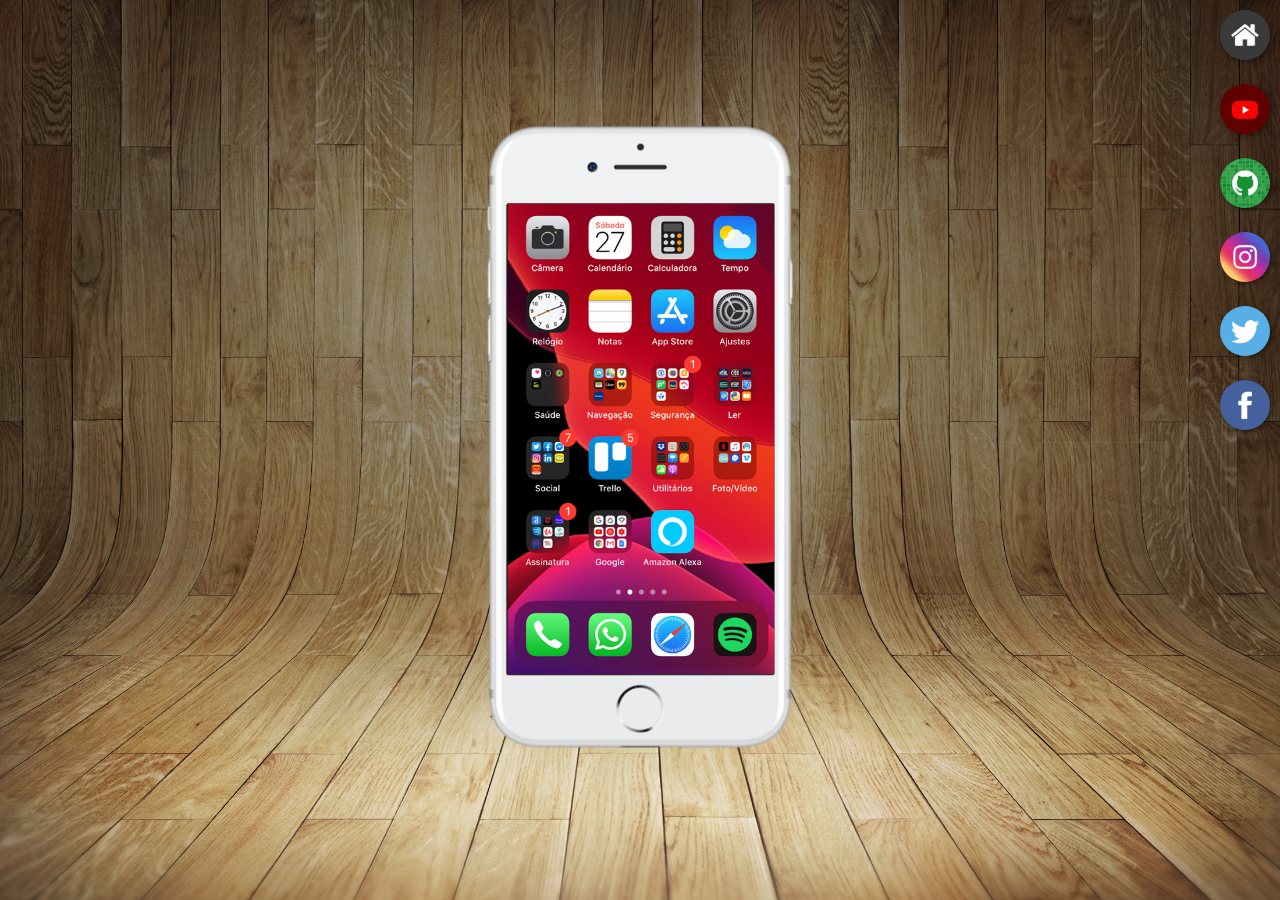
<file: index.html>
<!DOCTYPE html>
<html lang="pt-br">
<head>
    <meta charset="UTF-8">
    <meta http-equiv="X-UA-Compatible" content="IE=edge">
    <meta name="viewport" content="width=device-width, initial-scale=1.0">
    <link rel="shortcut icon" href="favicon.ico" type="image/x-icon">
    <link rel="stylesheet" href="estilo/style.css">
    <title>Projeto Redes Sociais</title>
</head>
<body>
    <main>
        <section id="telefone">
            <iframe src="home.html" frameborder="0" name="tela" id="tela"> 
                Seu navegador não é compatível com isso.
            </iframe>
        </section>
        <section id="redes-sociais">
            <a href="home.html" target="tela"><img src="imagens/logo-home.jpg" alt="Home"></a><br>
            <a href="youtube.html" target="tela"><img src="imagens/logo-youtube.jpg" alt="YouTube"></a><br>
            <a href="github.html" target="tela"><img src="imagens/logo-github.jpg" alt="GitHub"></a><br>
            <a href="instagram.html" target="tela"><img src="imagens/logo-instagram.jpg" alt="Instagram"></a><br>
            <a href="twitter.html" target="tela"><img src="imagens/logo-twitter.jpg" alt="Twitter"></a><br>
            <a href="facebook.html" target="tela"><img src="imagens/logo-facebook.jpg" alt="Facebook"></a>

        </section>
    </main>
</body>
</html>
</file>
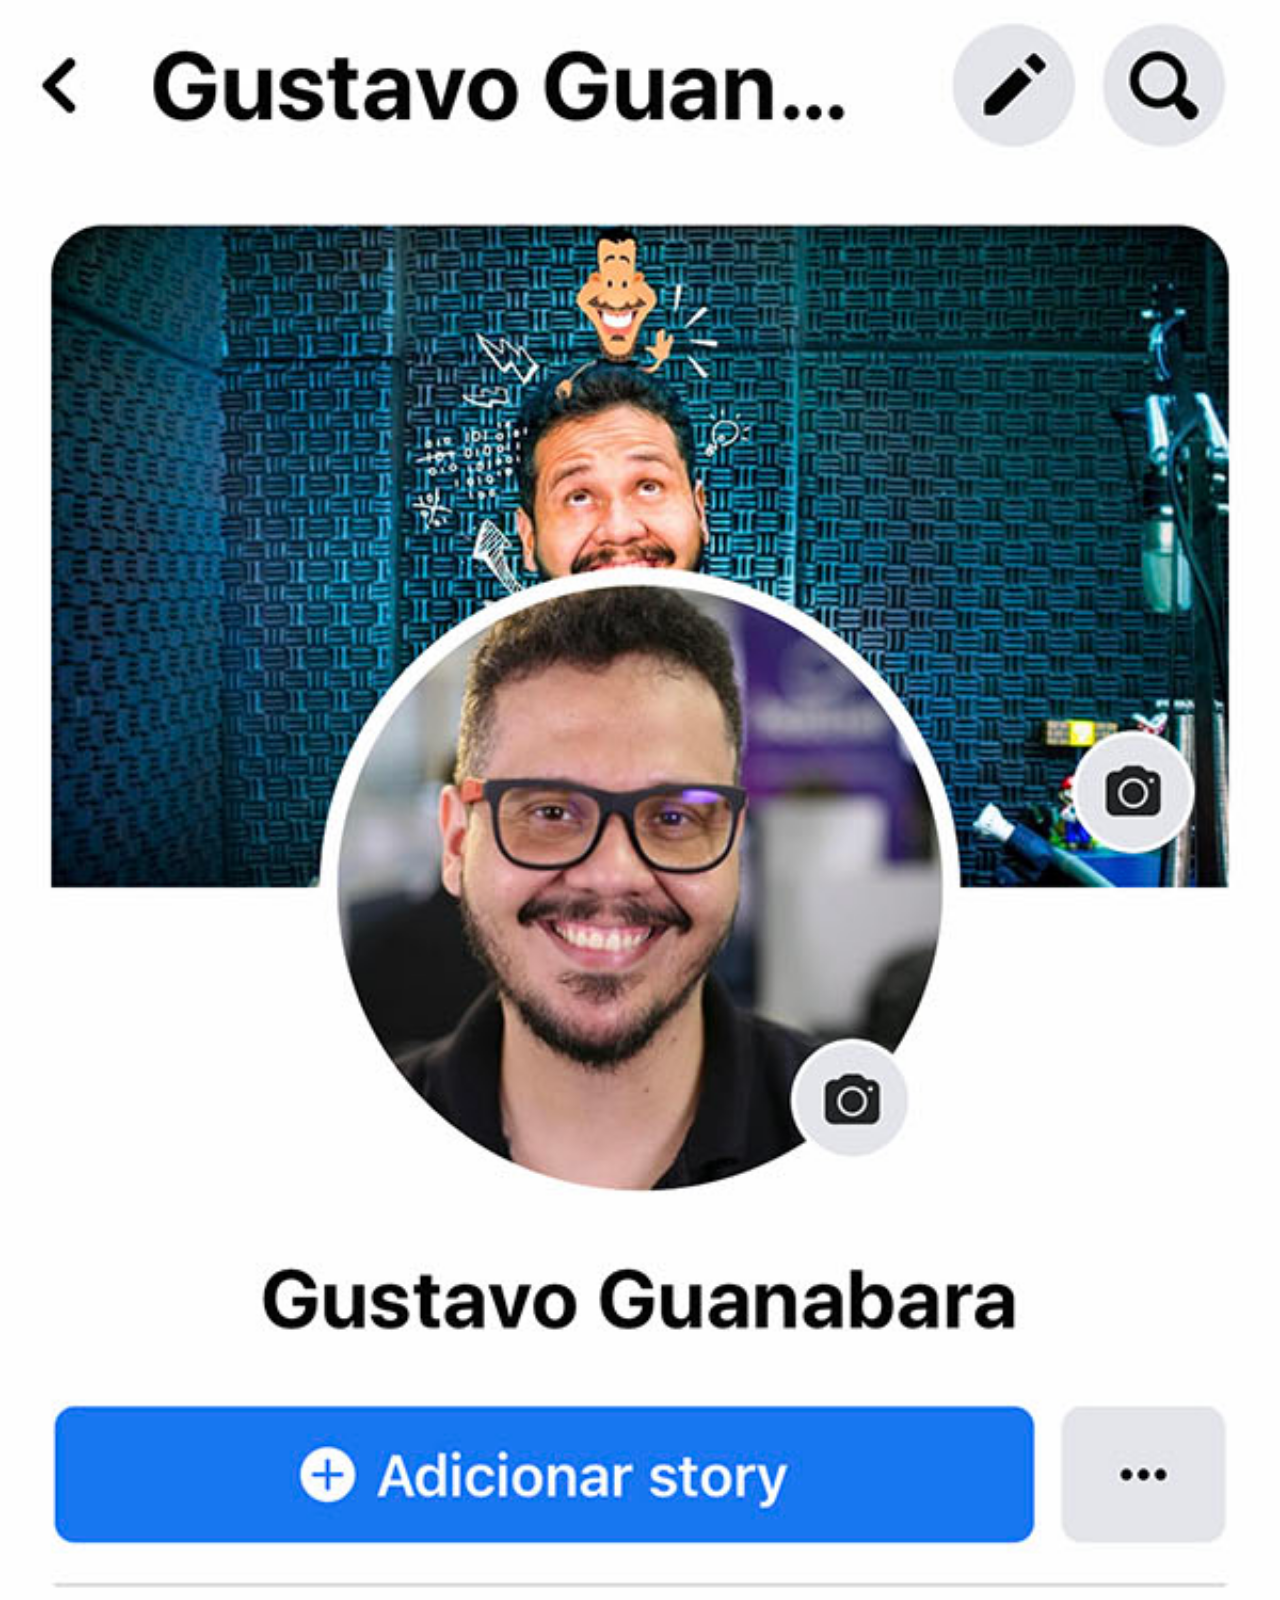
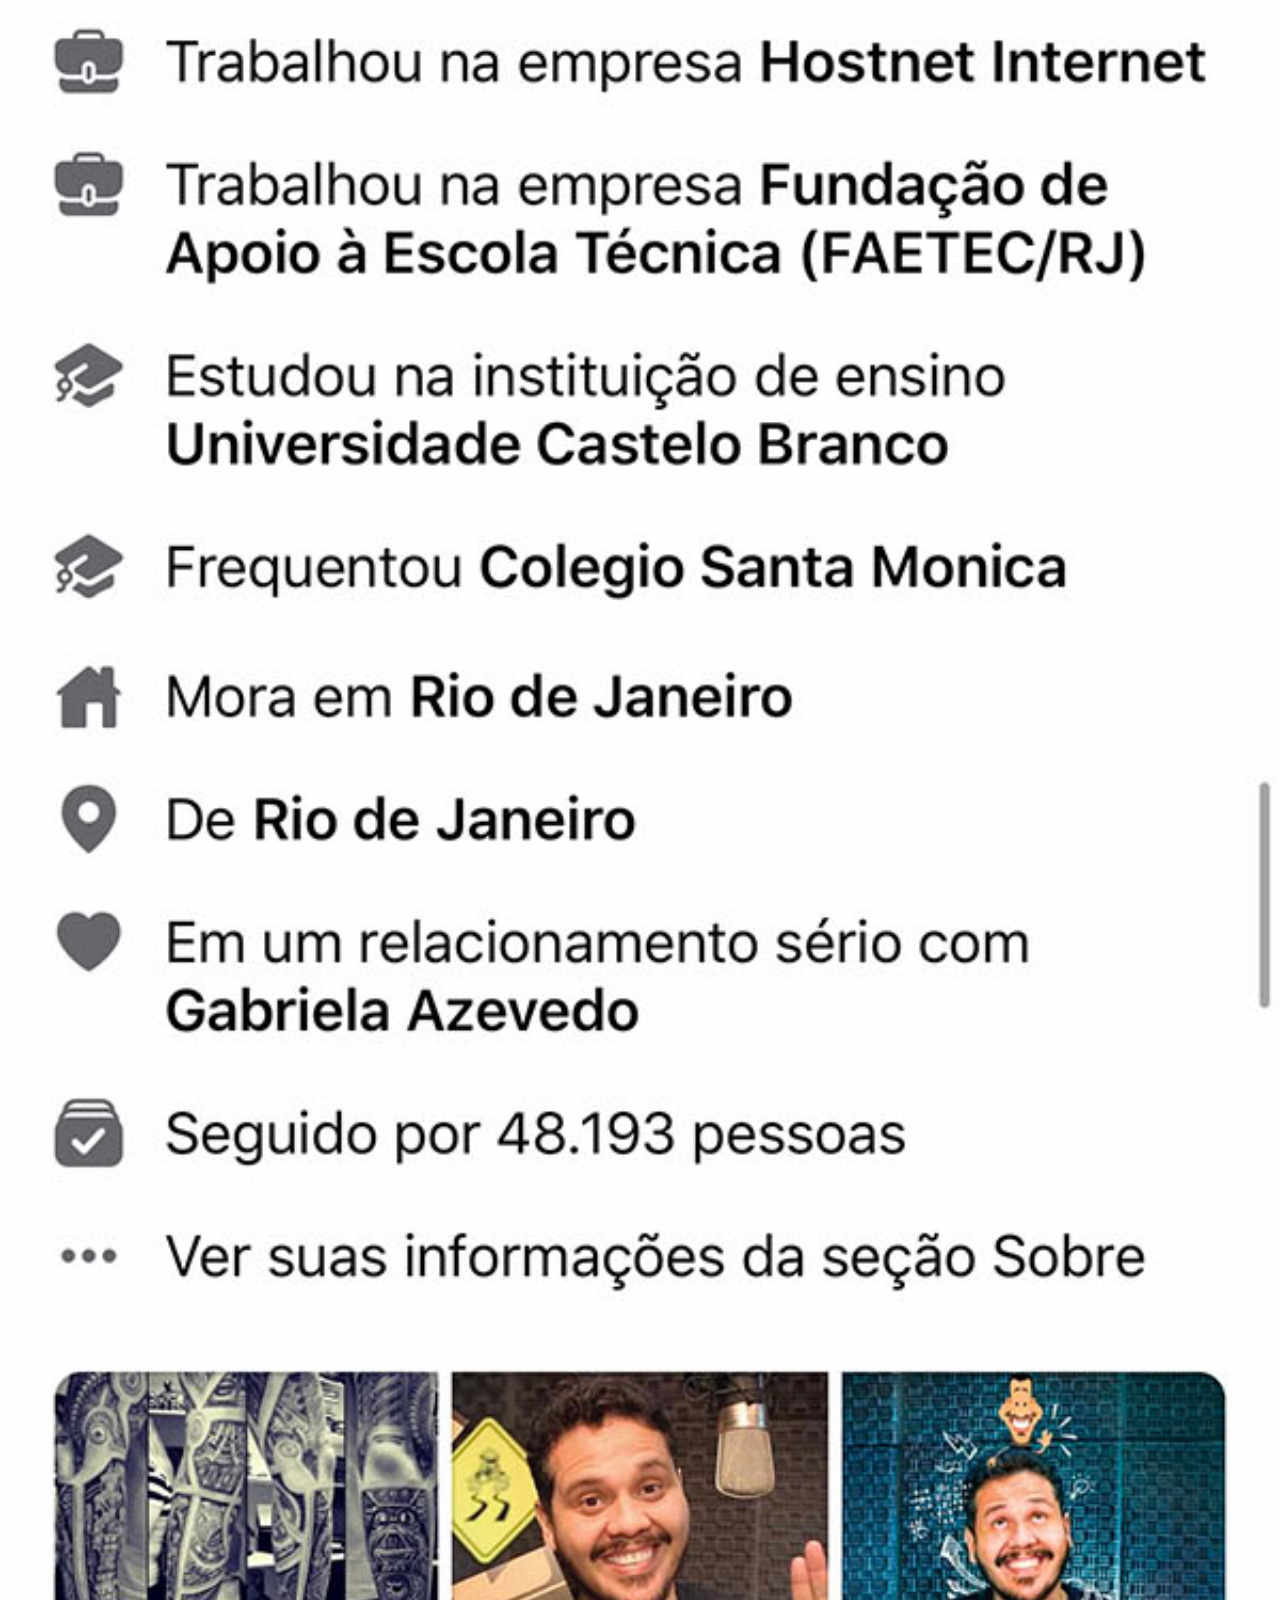
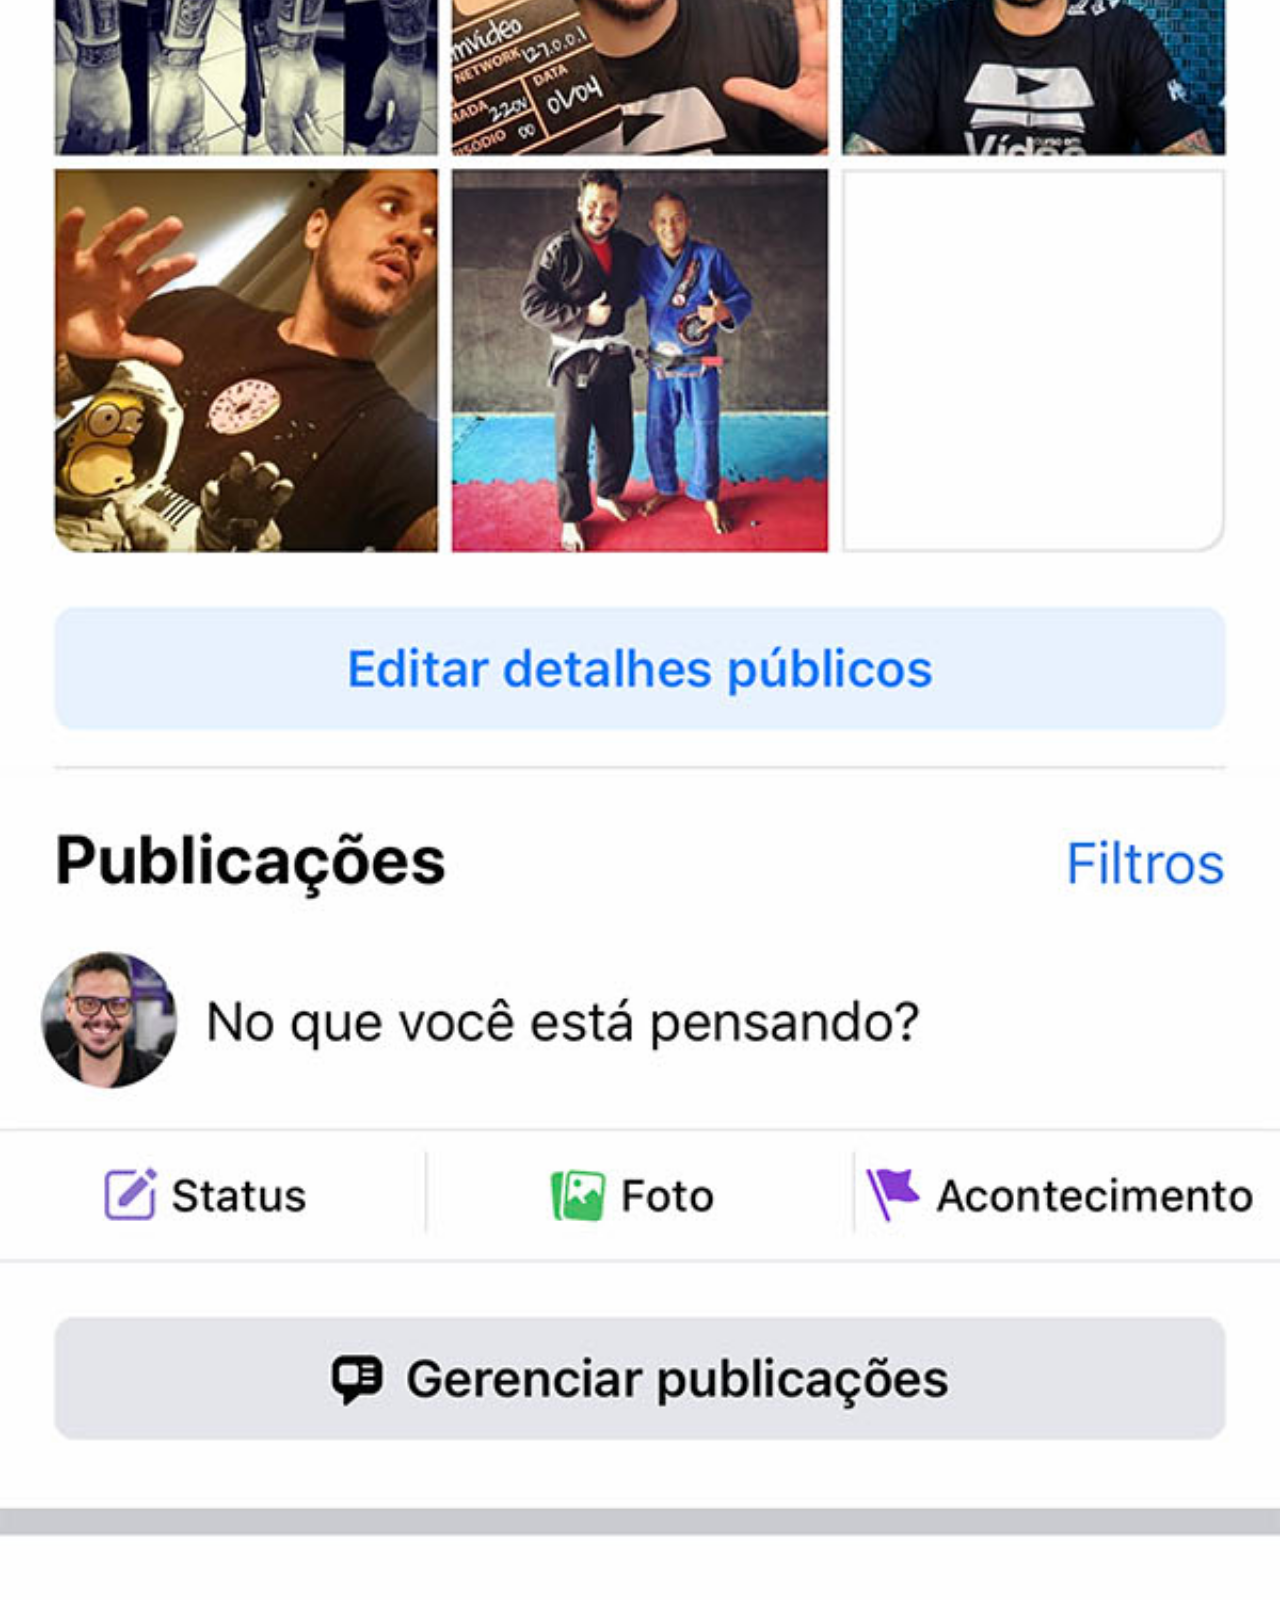
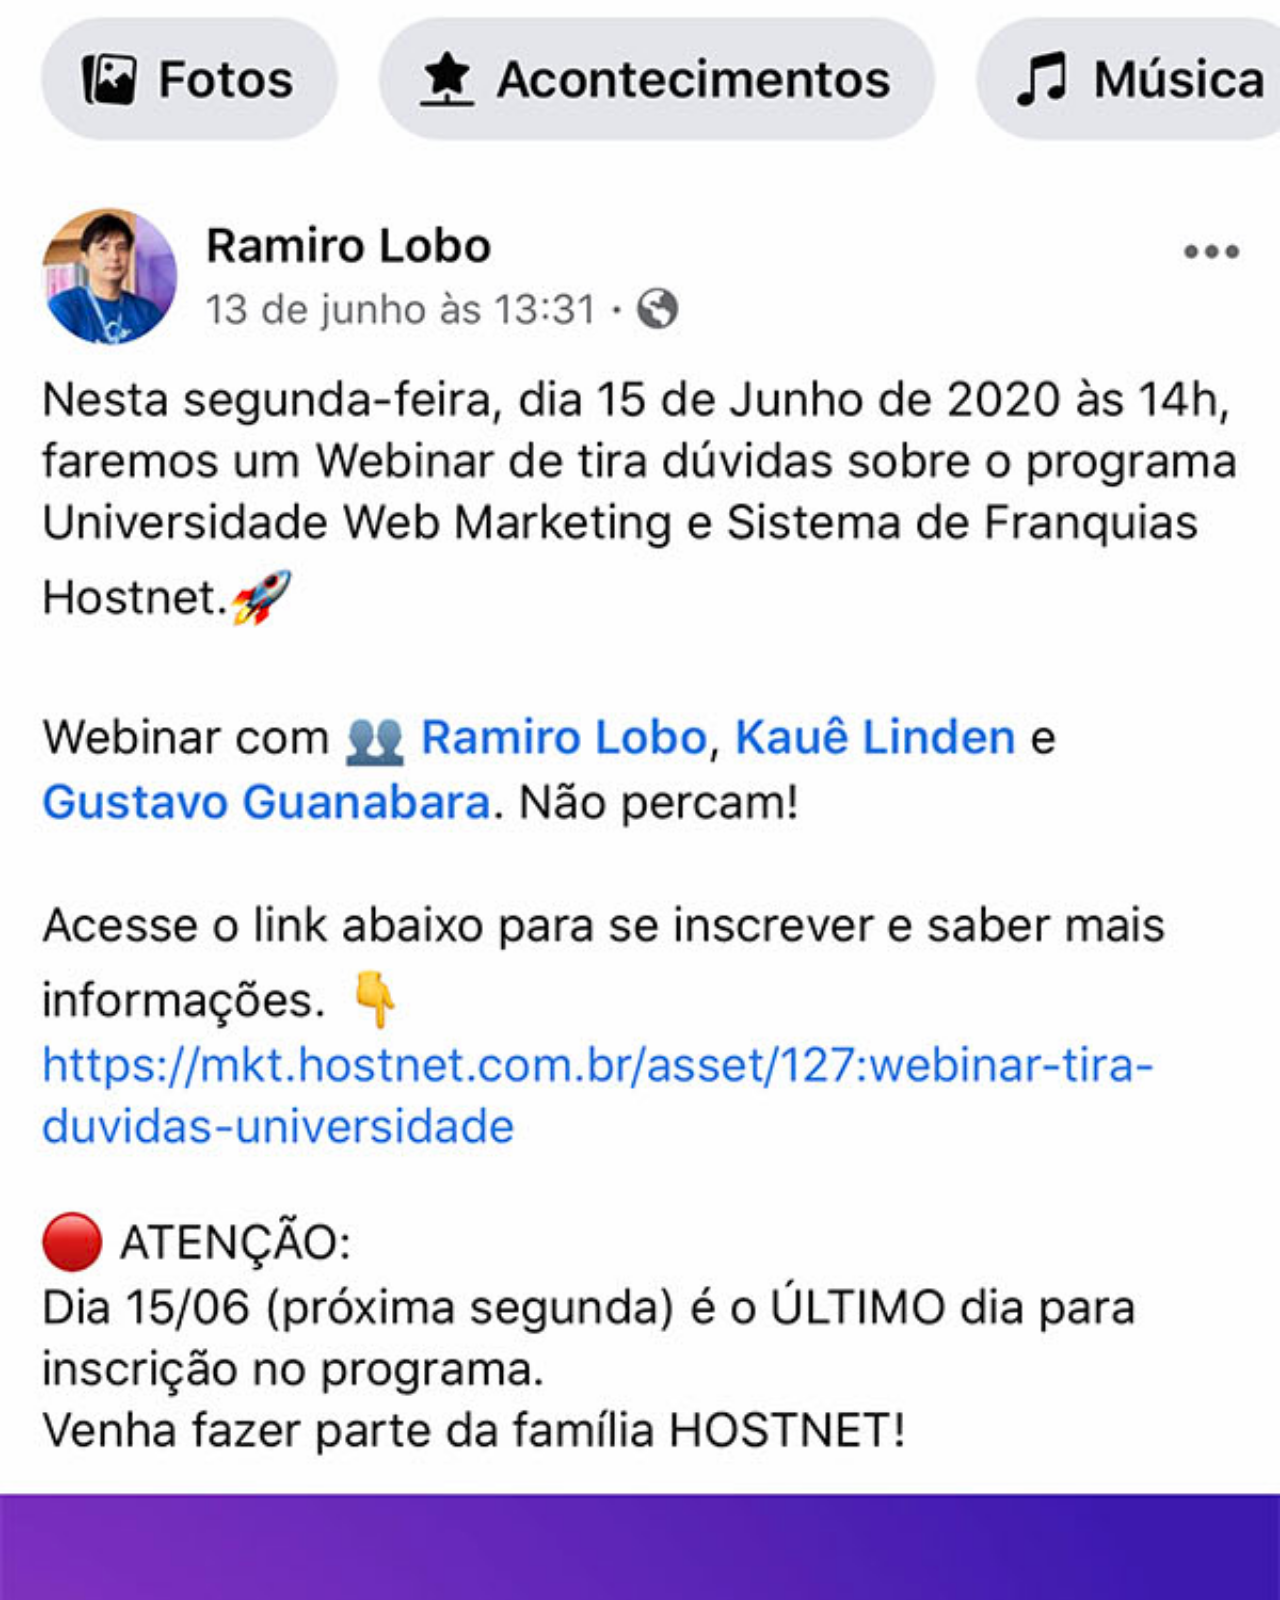
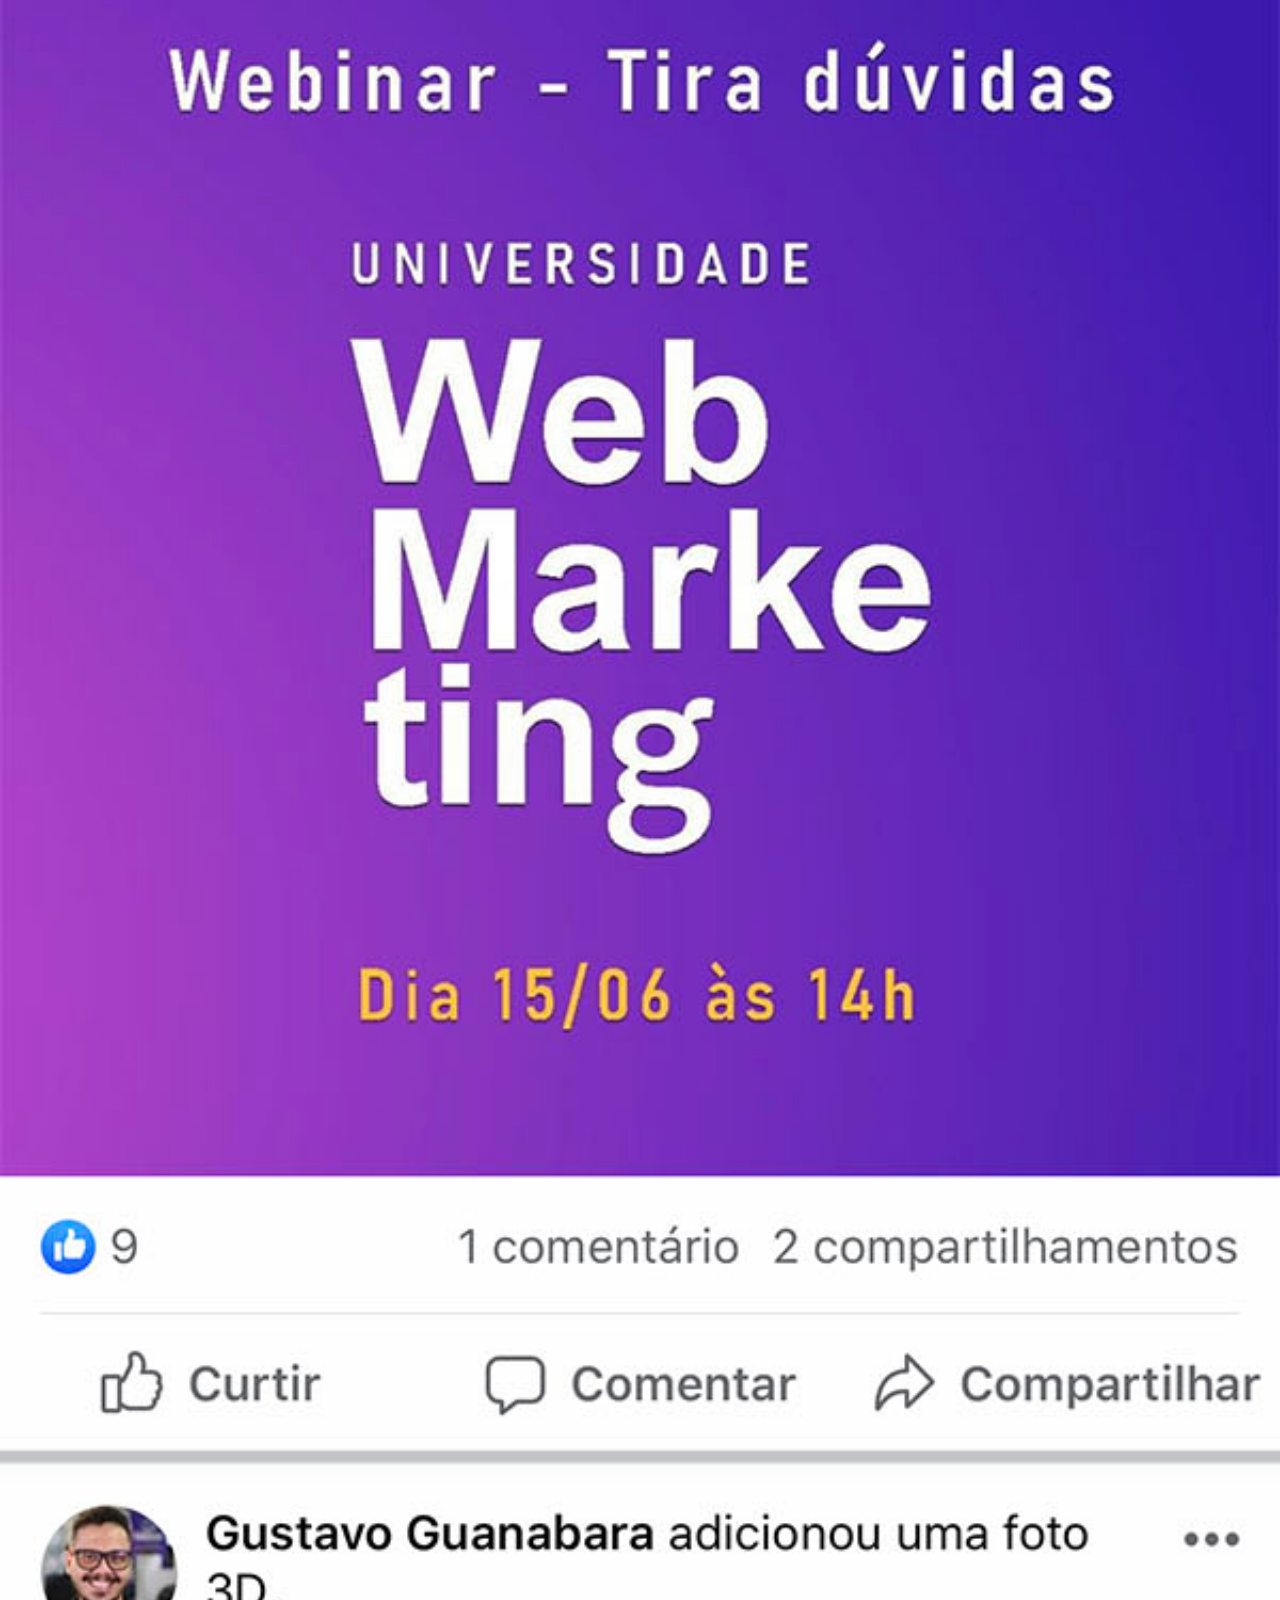
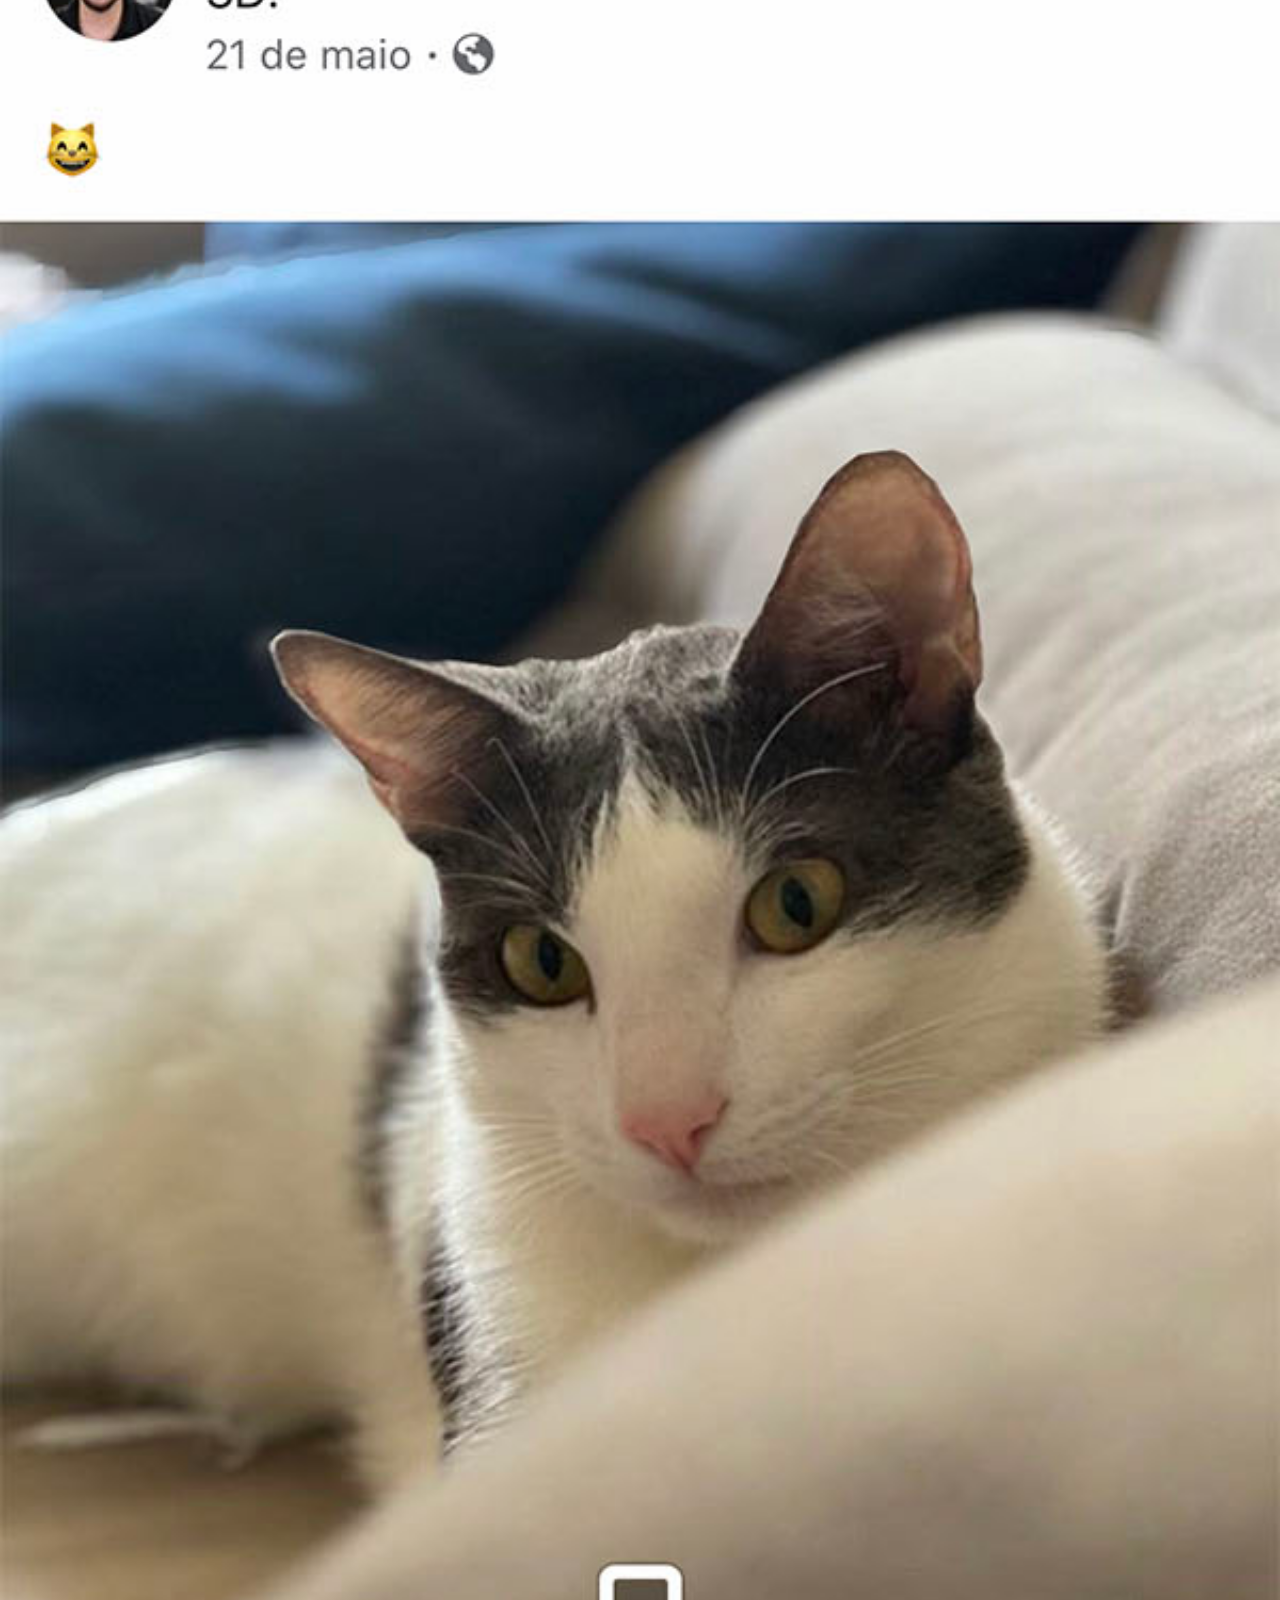
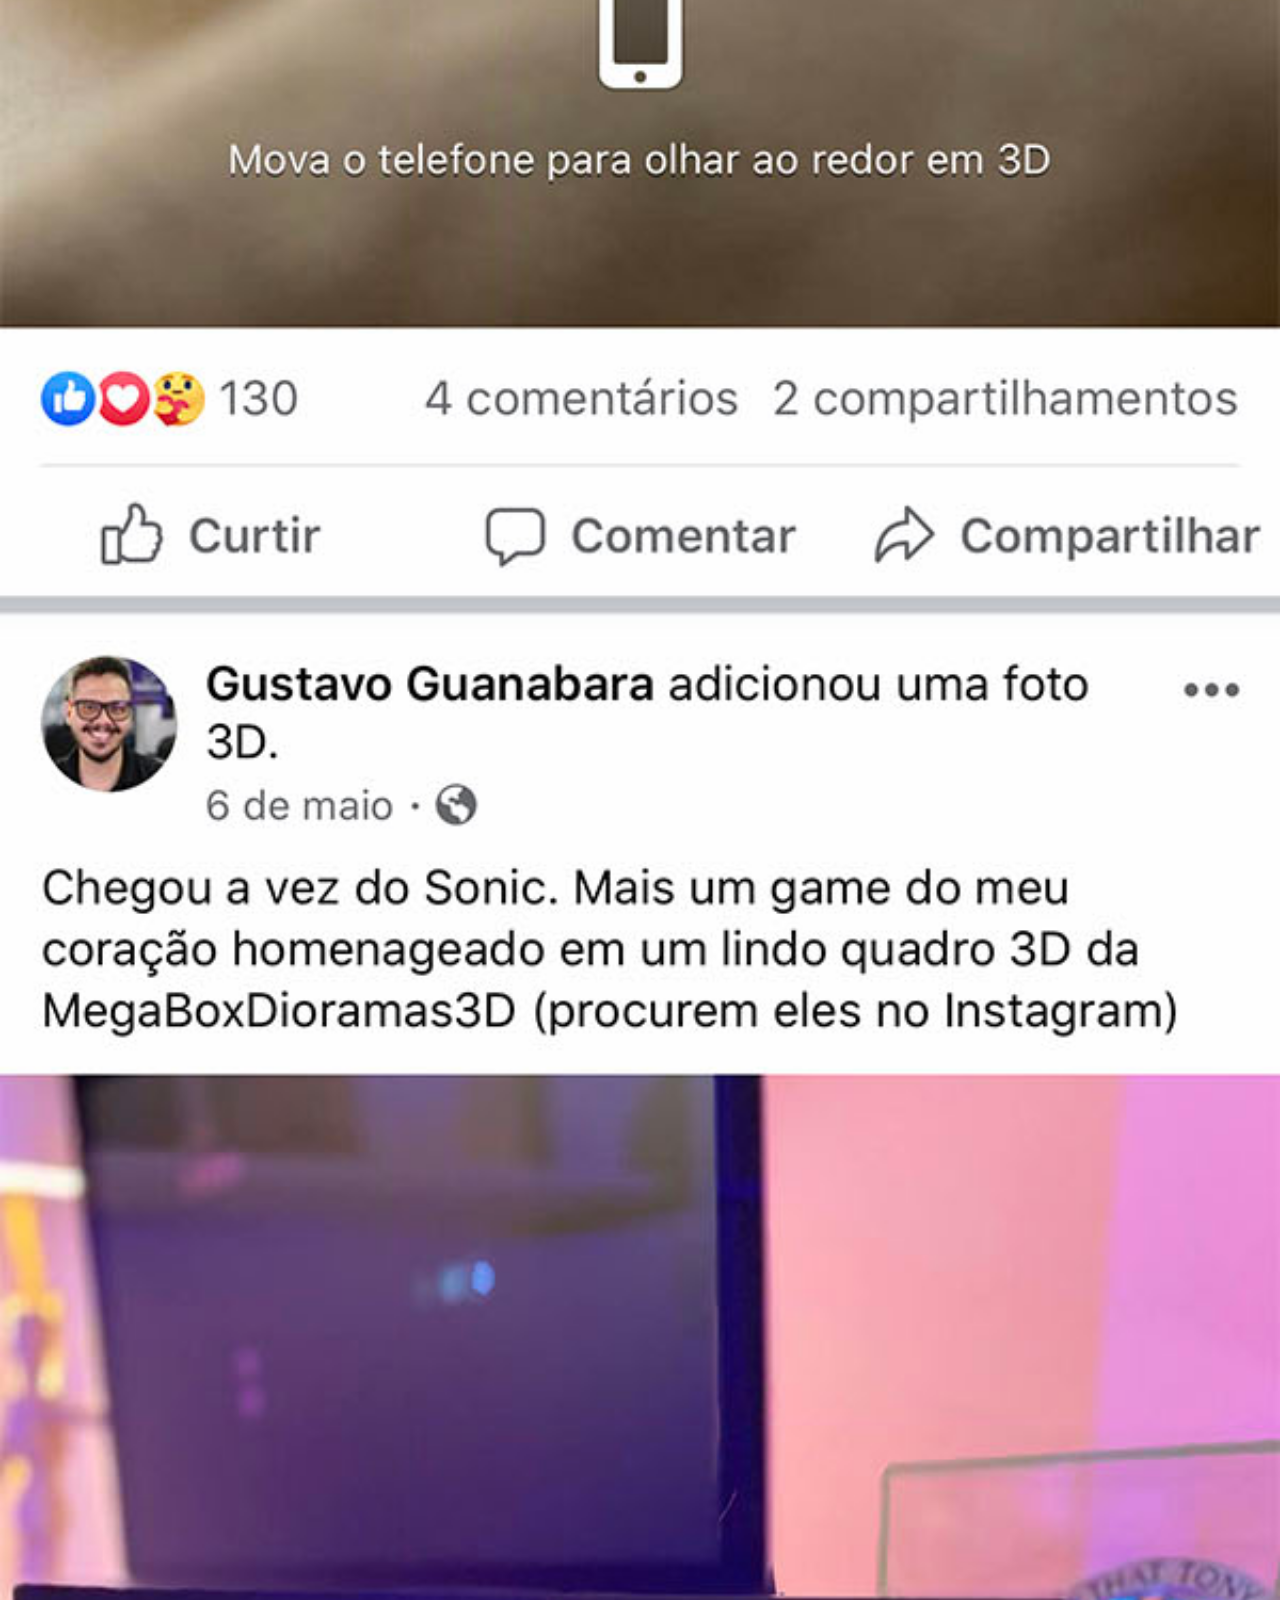
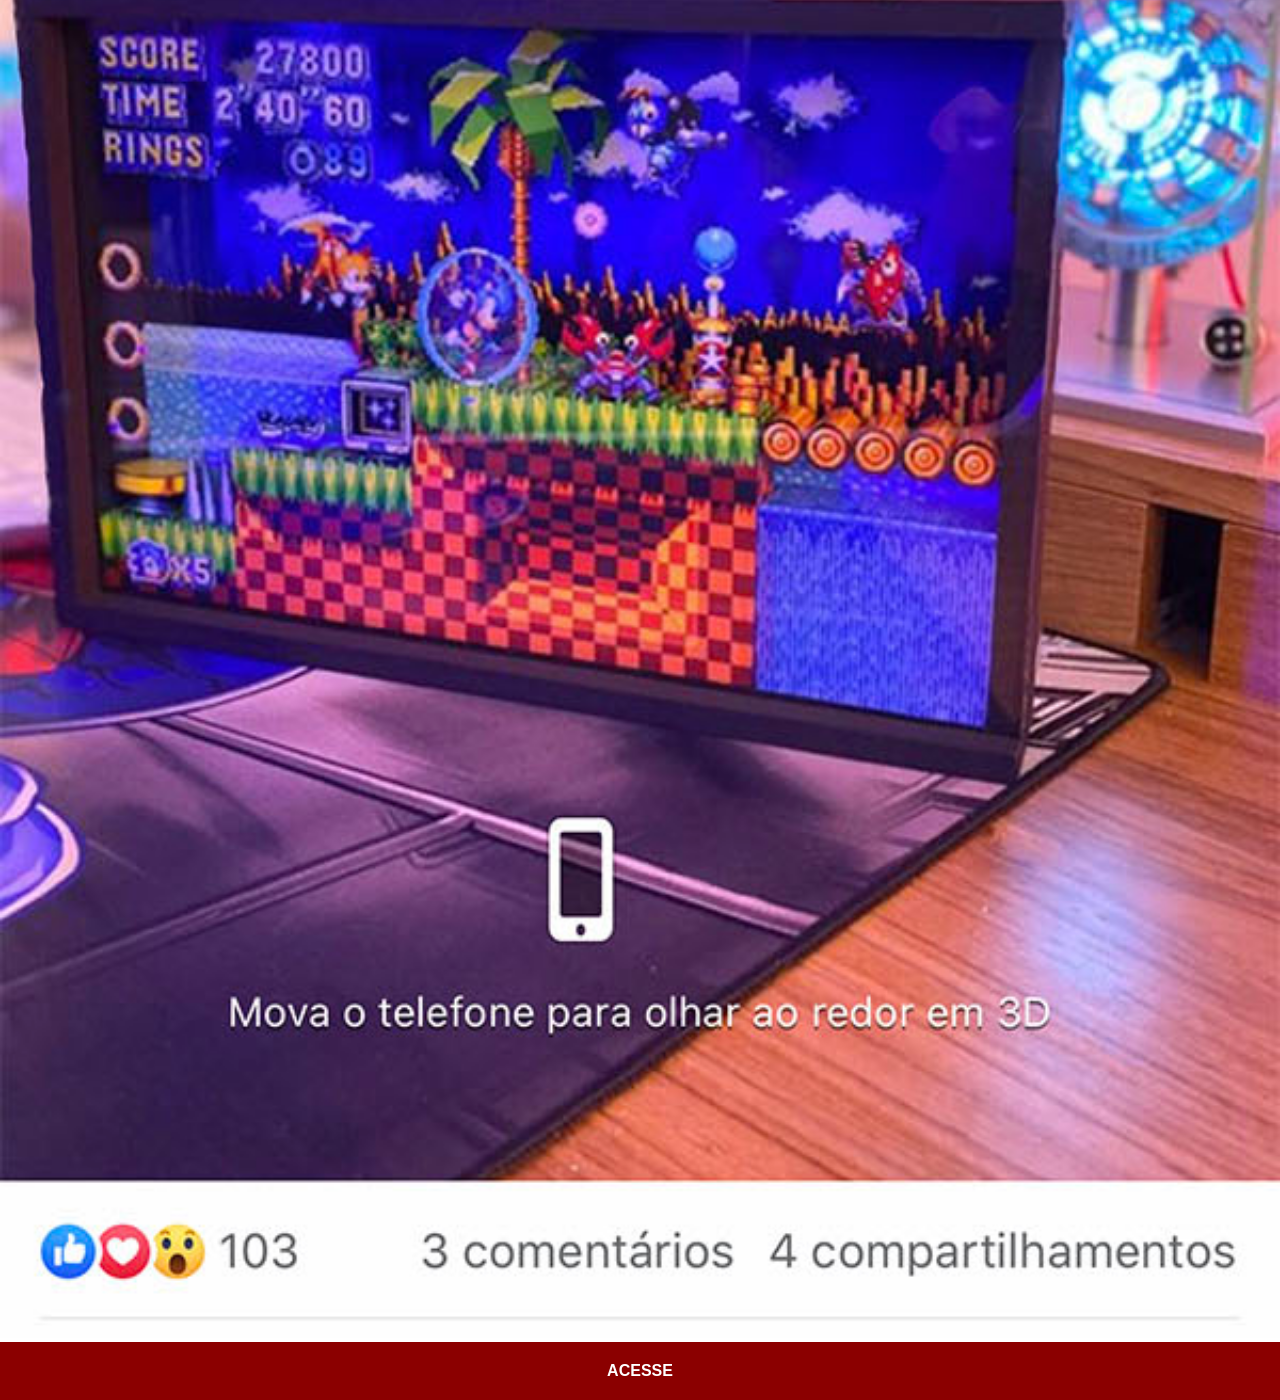
<file: facebook.html>
<!DOCTYPE html>
<html lang="pt-br">
<head>
    <meta charset="UTF-8">
    <meta http-equiv="X-UA-Compatible" content="IE=edge">
    <meta name="viewport" content="width=device-width, initial-scale=1.0">
    <title>Facebook</title>
    <link rel="stylesheet" href="estilo/social.css">
</head>
<body>
    <img src="imagens/tela-facebook.jpg" alt="Facebook">
    <a href="https://pt-br.facebook.com/gustavoguanabara/" target="_blank">ACESSE</a>
</body>
</html>
</file>
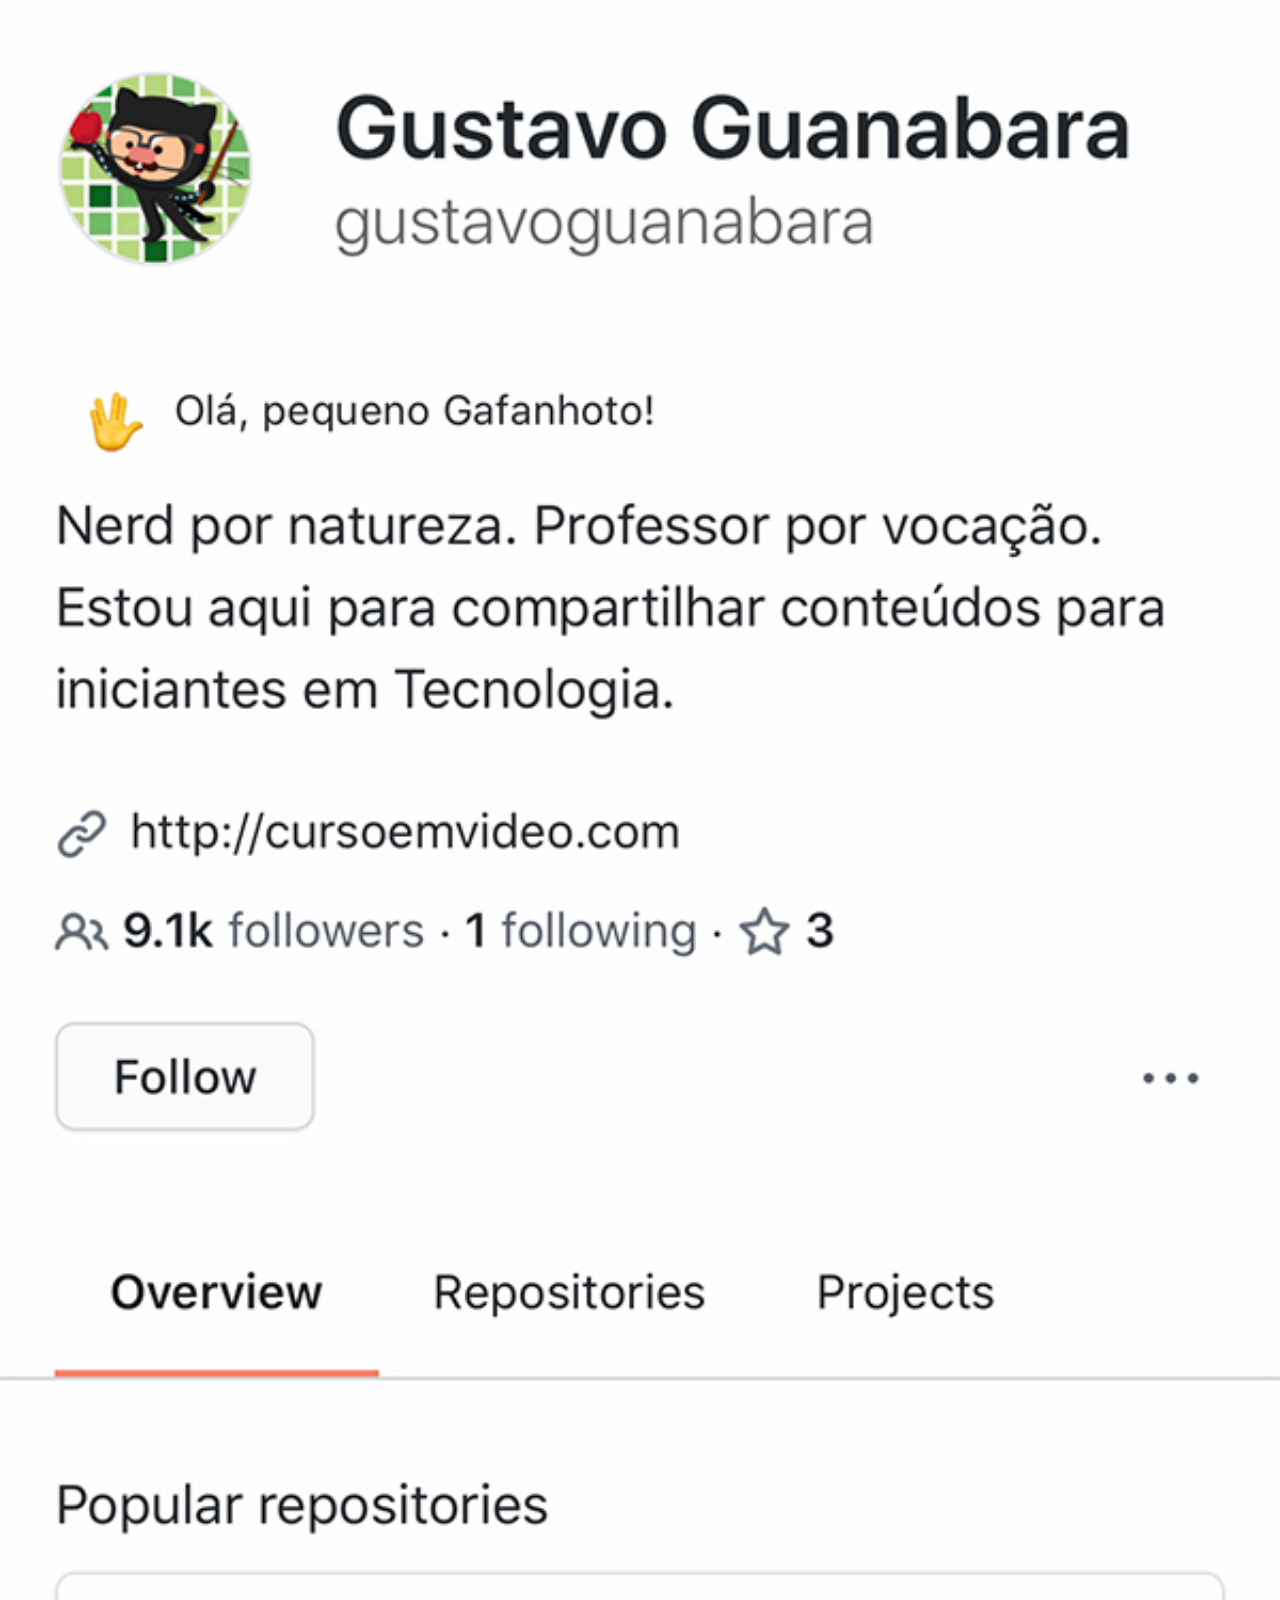
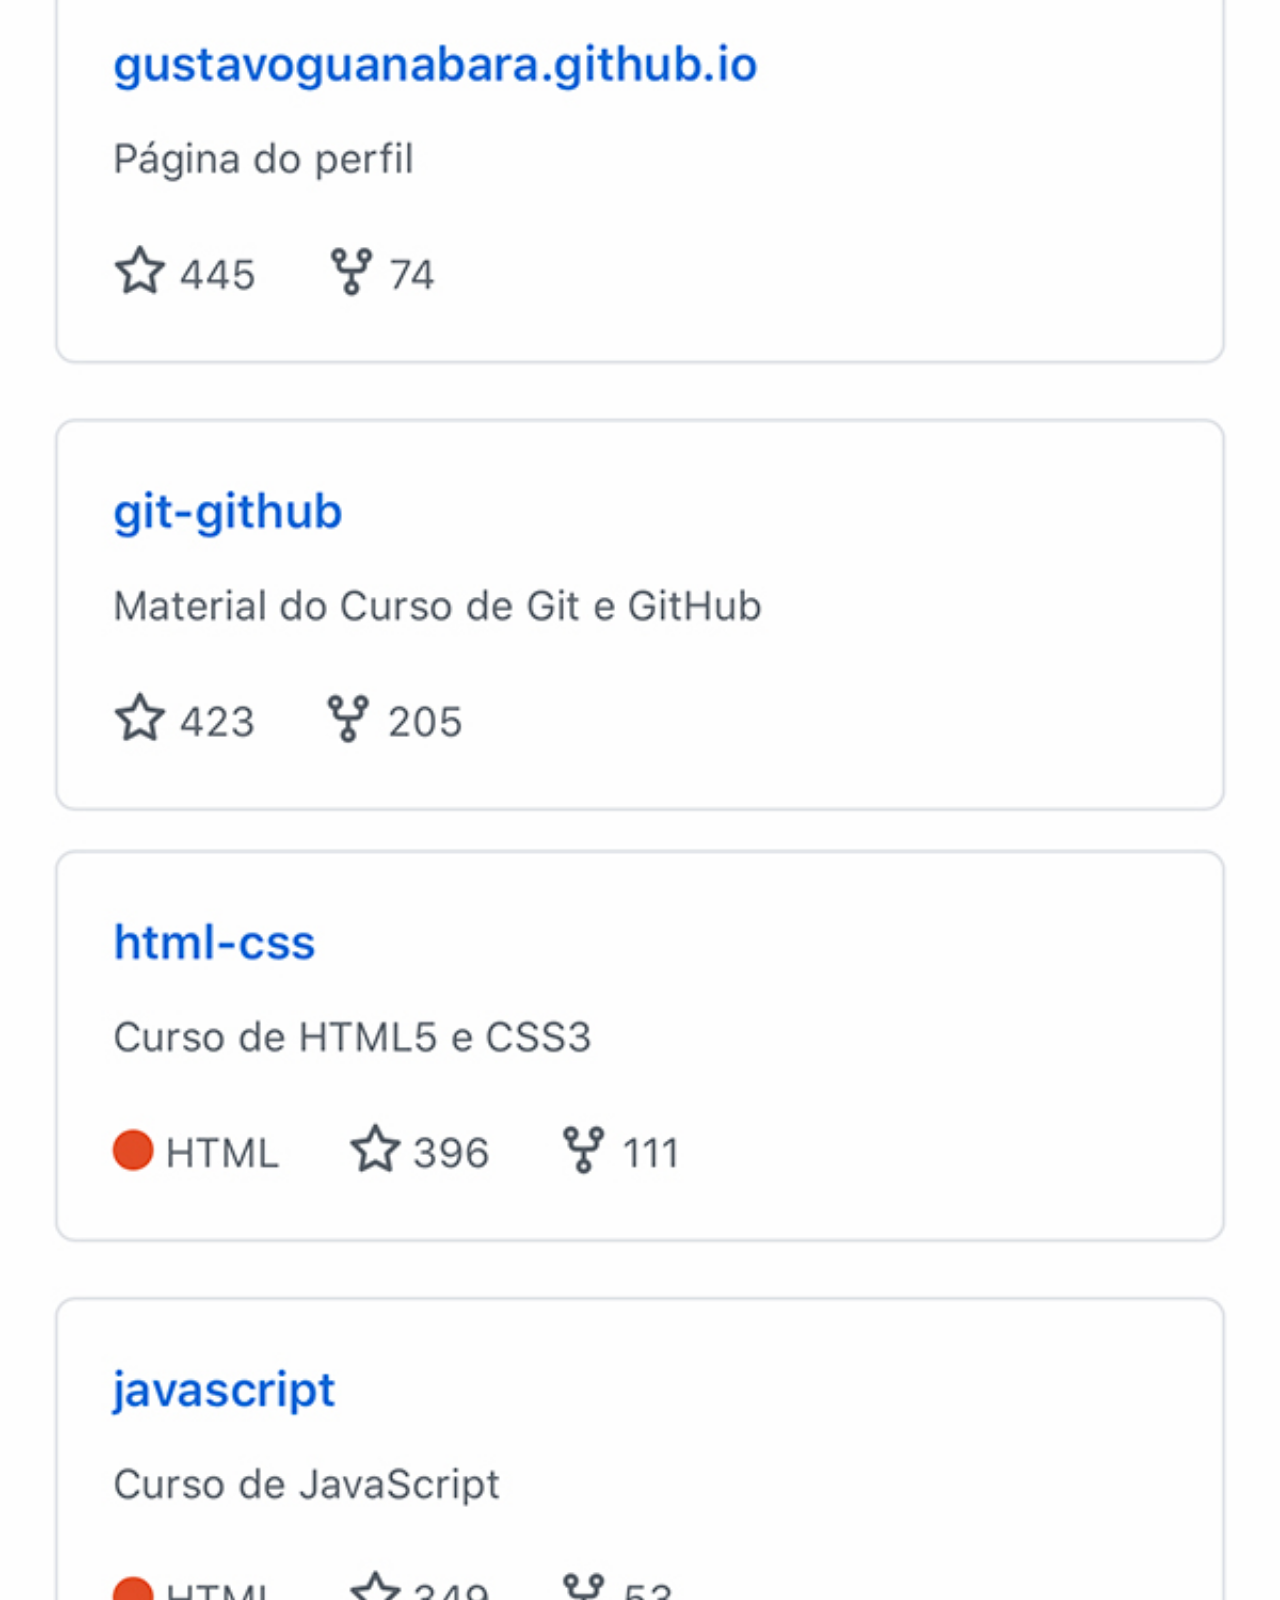
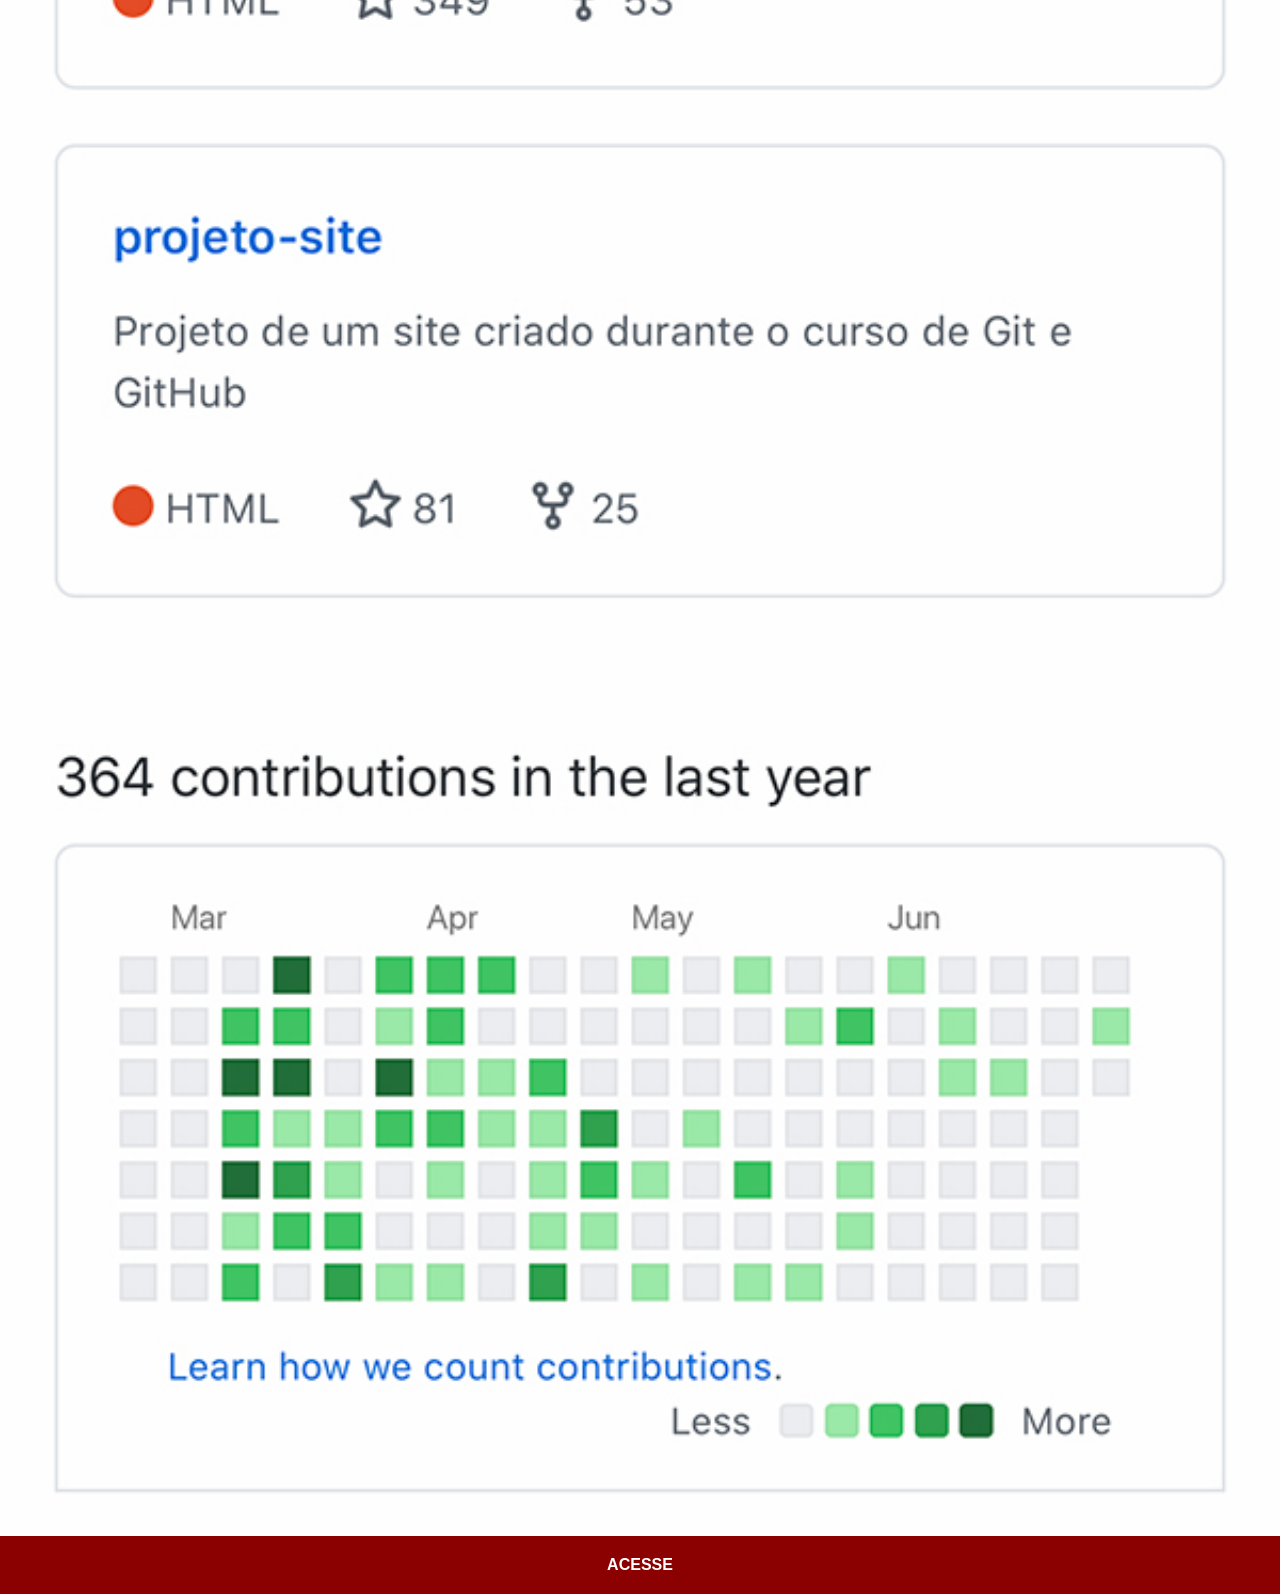
<file: github.html>
<!DOCTYPE html>
<html lang="pt-br">
<head>
    <meta charset="UTF-8">
    <meta http-equiv="X-UA-Compatible" content="IE=edge">
    <meta name="viewport" content="width=device-width, initial-scale=1.0">
    <title>GitHub</title>
    <link rel="stylesheet" href="estilo/social.css">
</head>
<body>
    <img src="imagens/tela-github.jpg" alt="GitHub">
    <a href="https://github.com/gustavoguanabara" target="_blank">ACESSE</a>
</body>
</html>
</file>
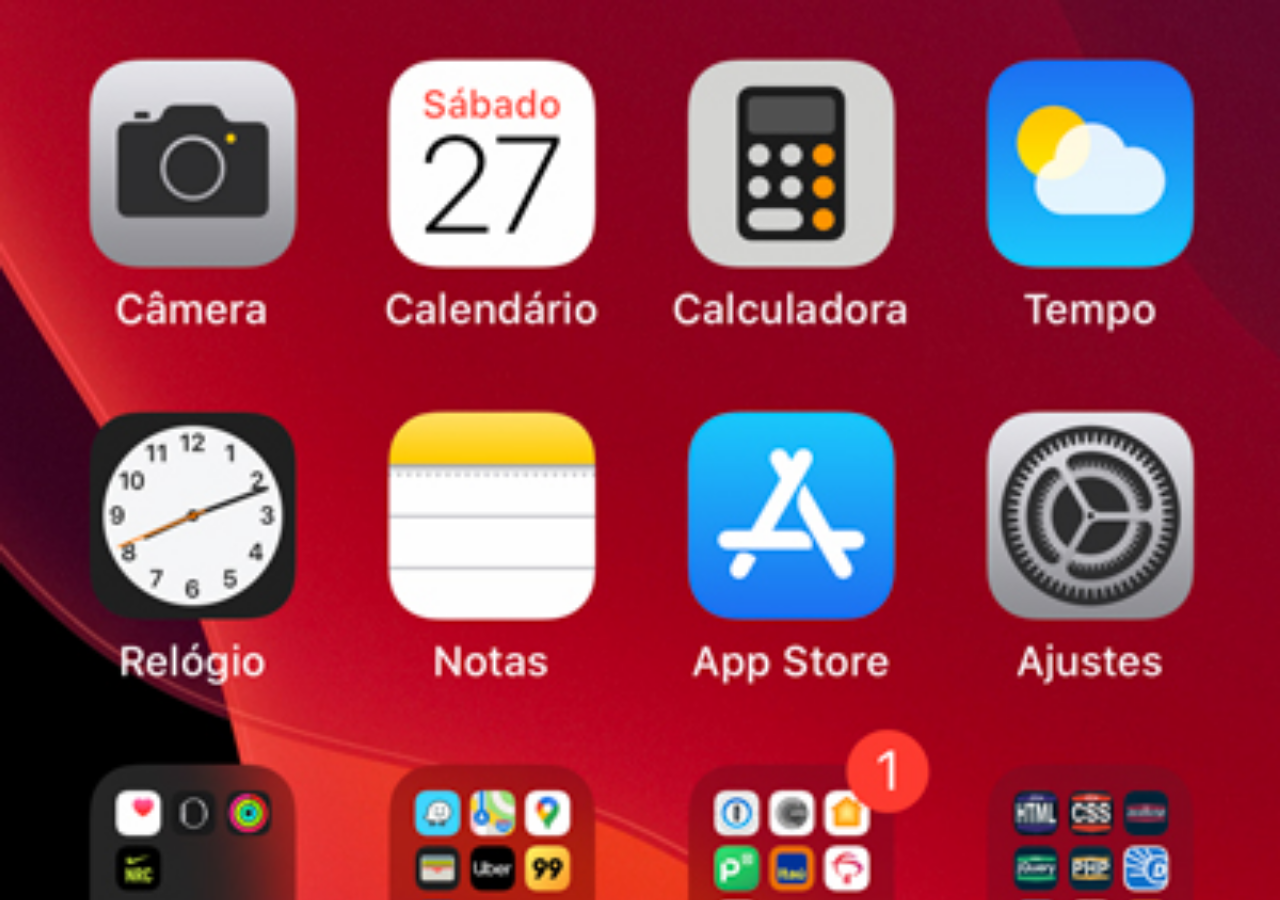
<file: home.html>
<!DOCTYPE html>
<html lang="pt-br">
<head>
    <meta charset="UTF-8">
    <meta http-equiv="X-UA-Compatible" content="IE=edge">
    <meta name="viewport" content="width=device-width, initial-scale=1.0">
    <title>Home</title>
</head>
<style>
    *{
        margin: 0;
        padding: 0;
    }
    body{
        width:100hw;
        height: 100vh;
        background: black url(imagens/tela-home.jpg) no-repeat top center;
        background-size: cover;
    }
</style>
<body>
    
</body>
</html>
</file>
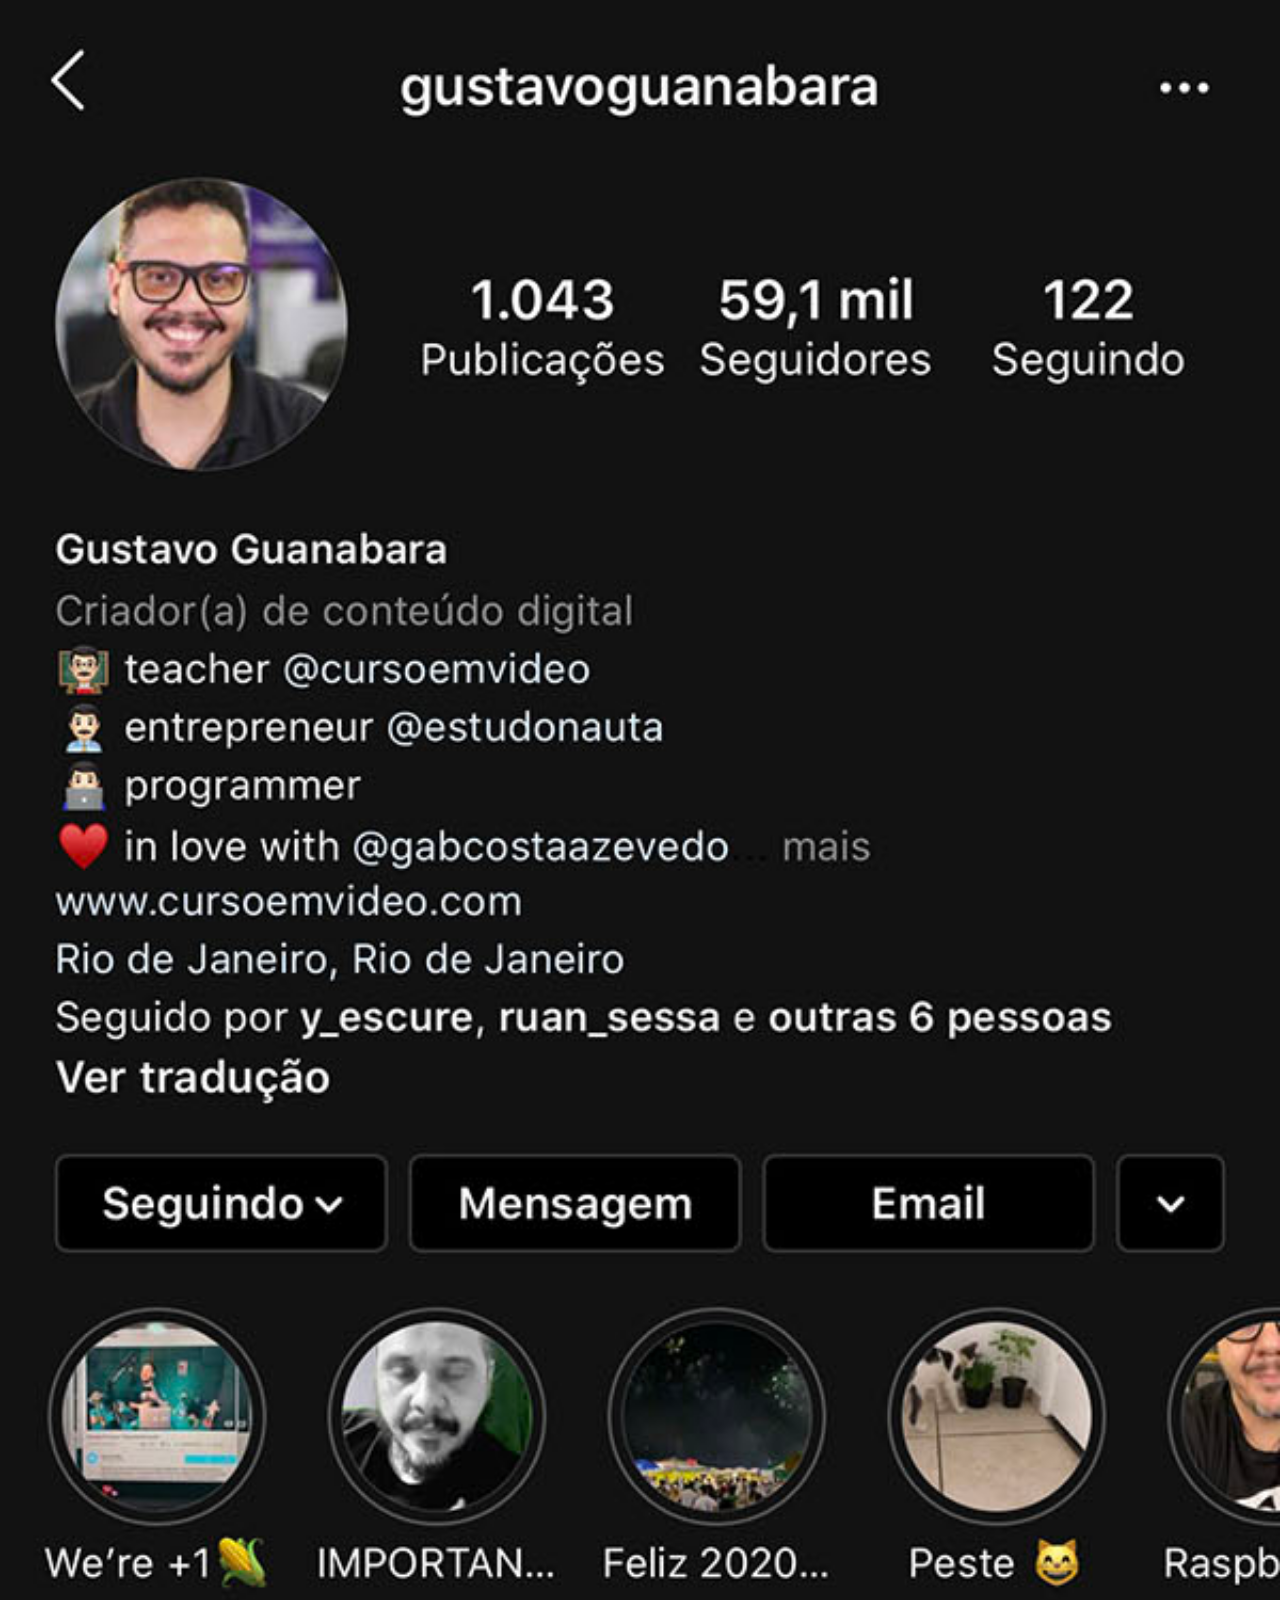
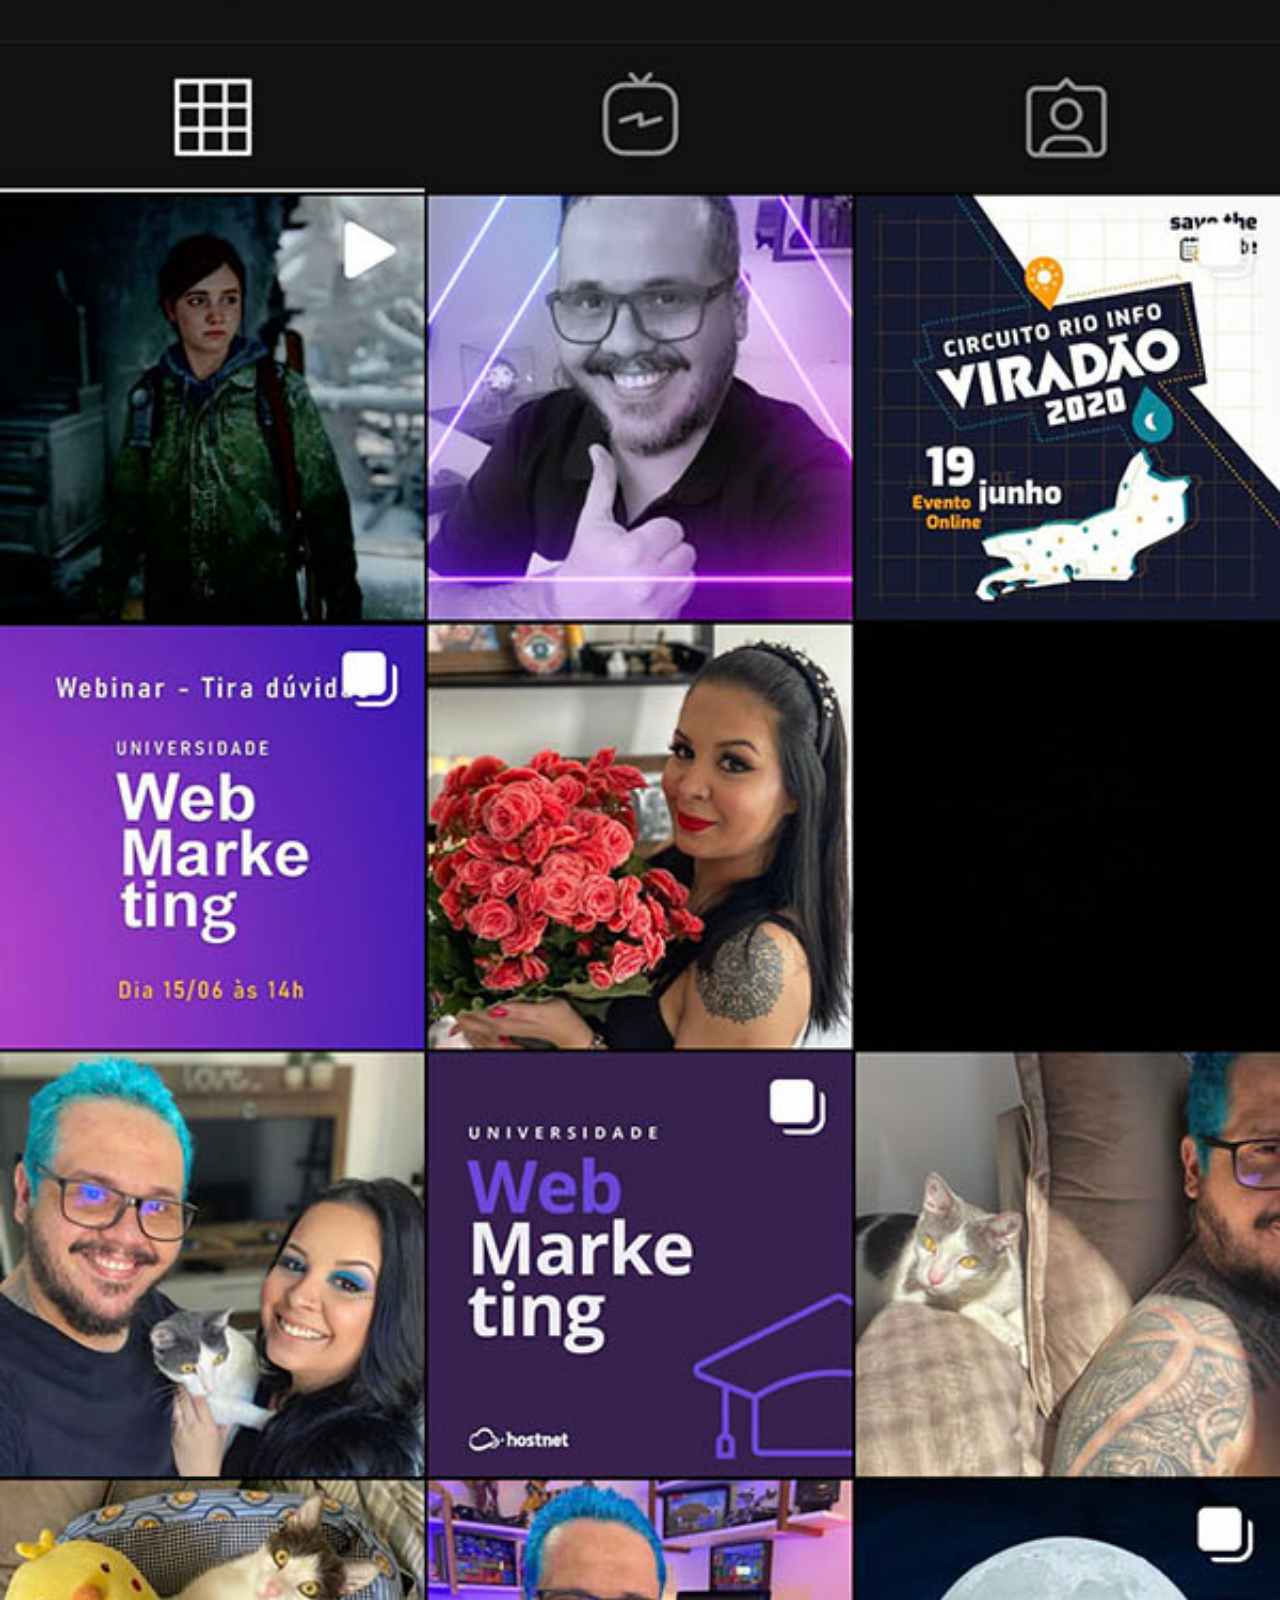
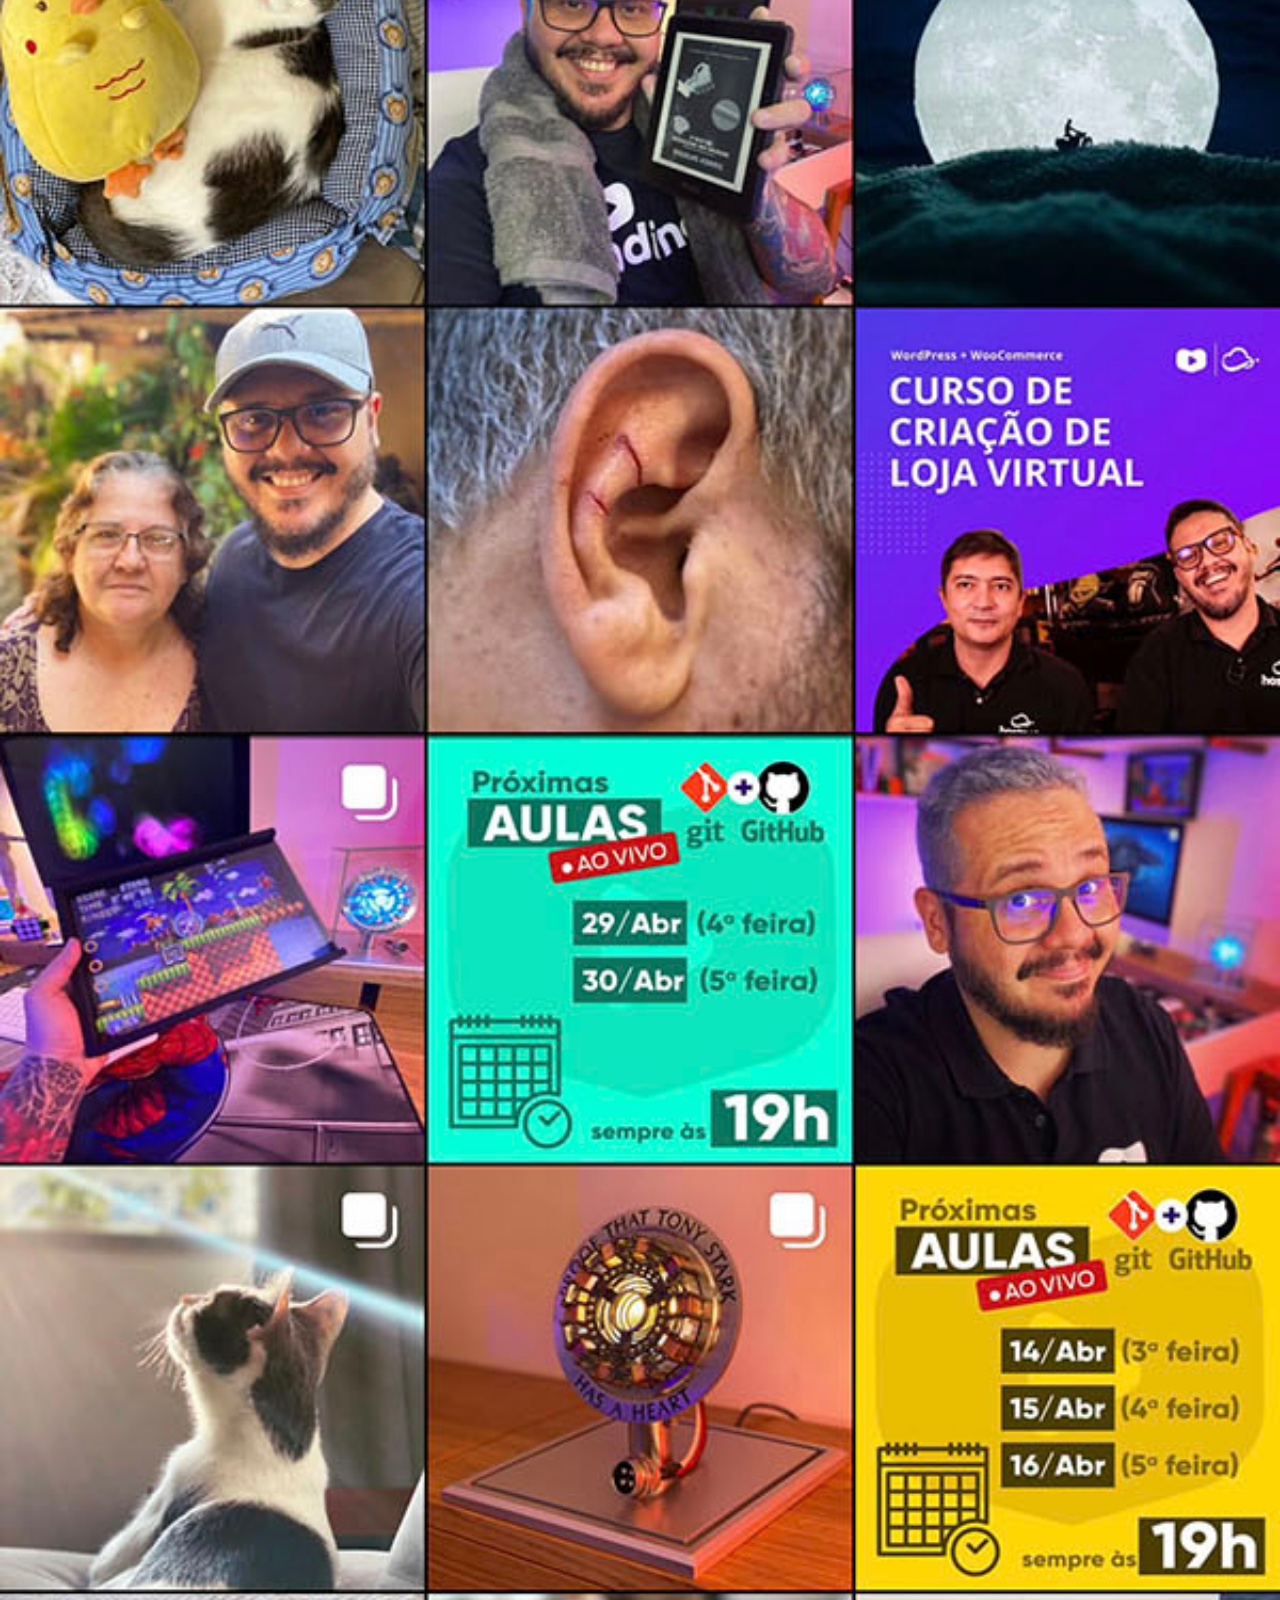
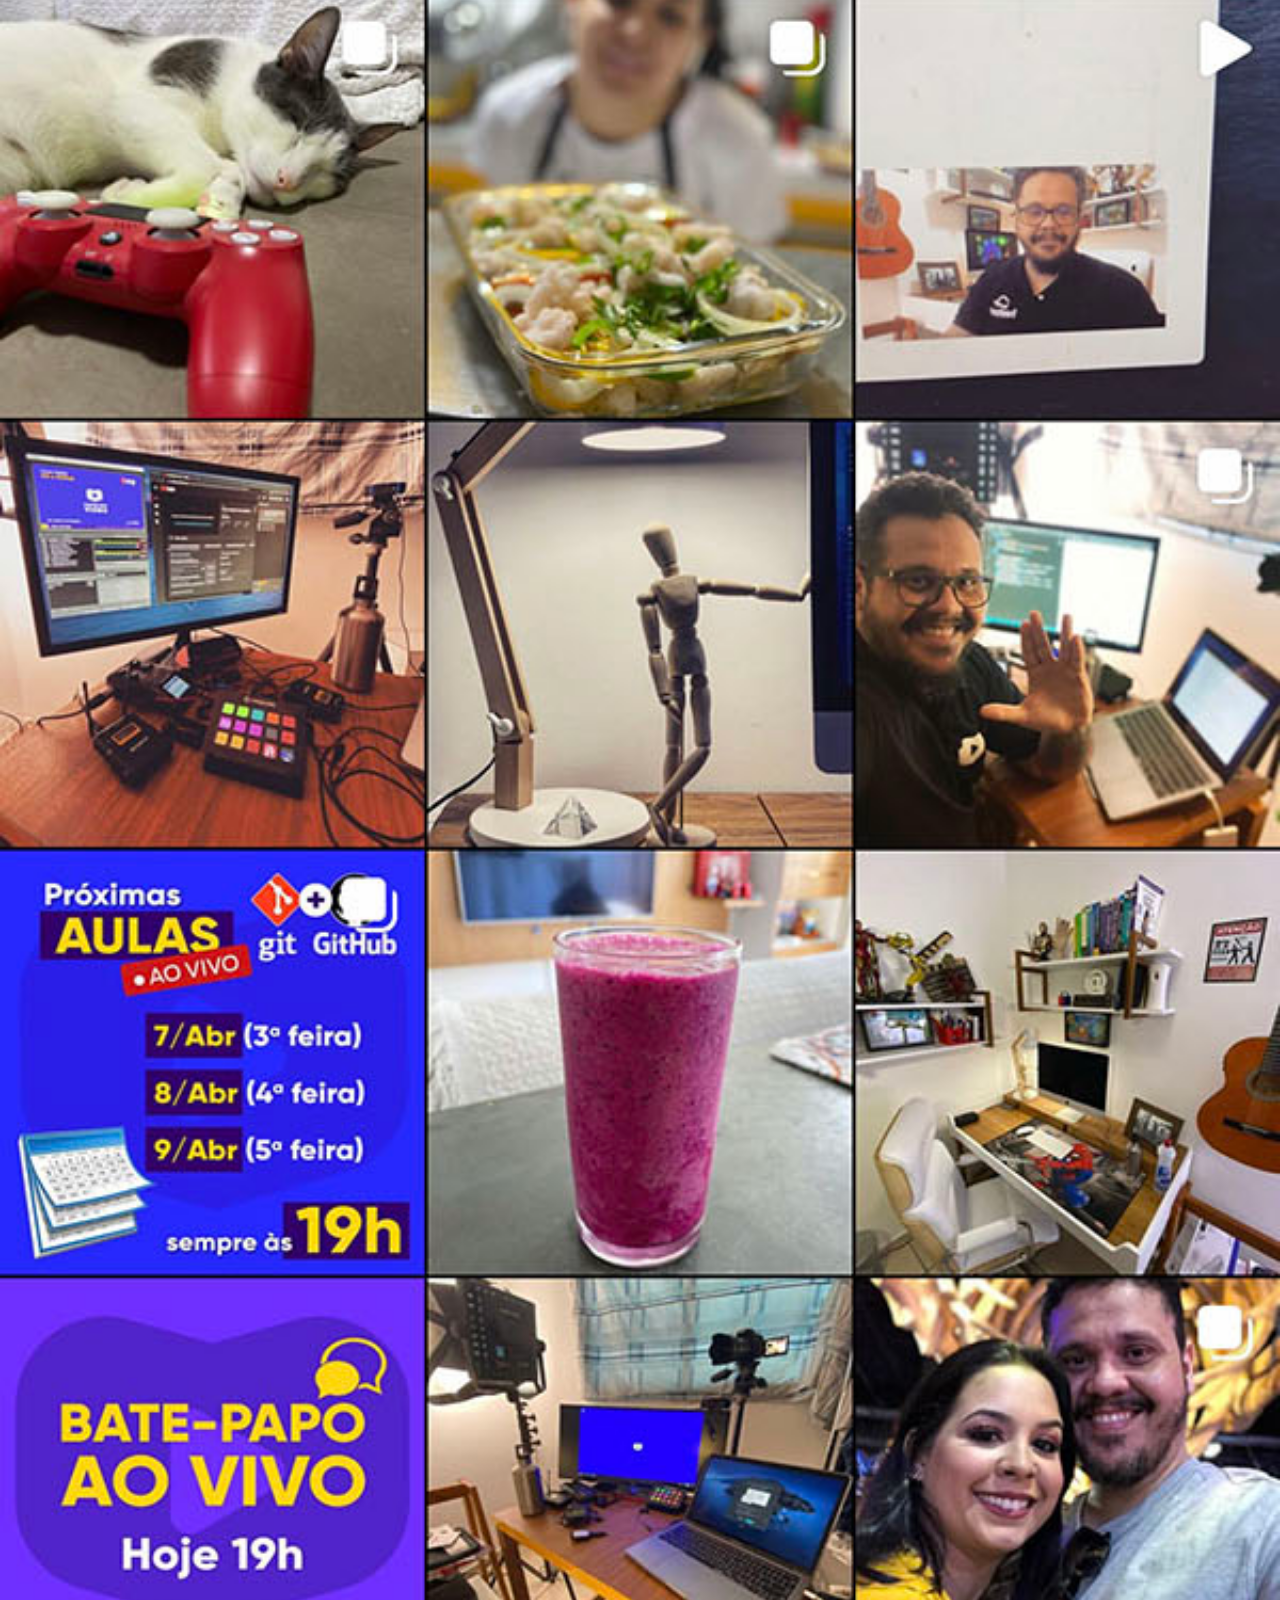
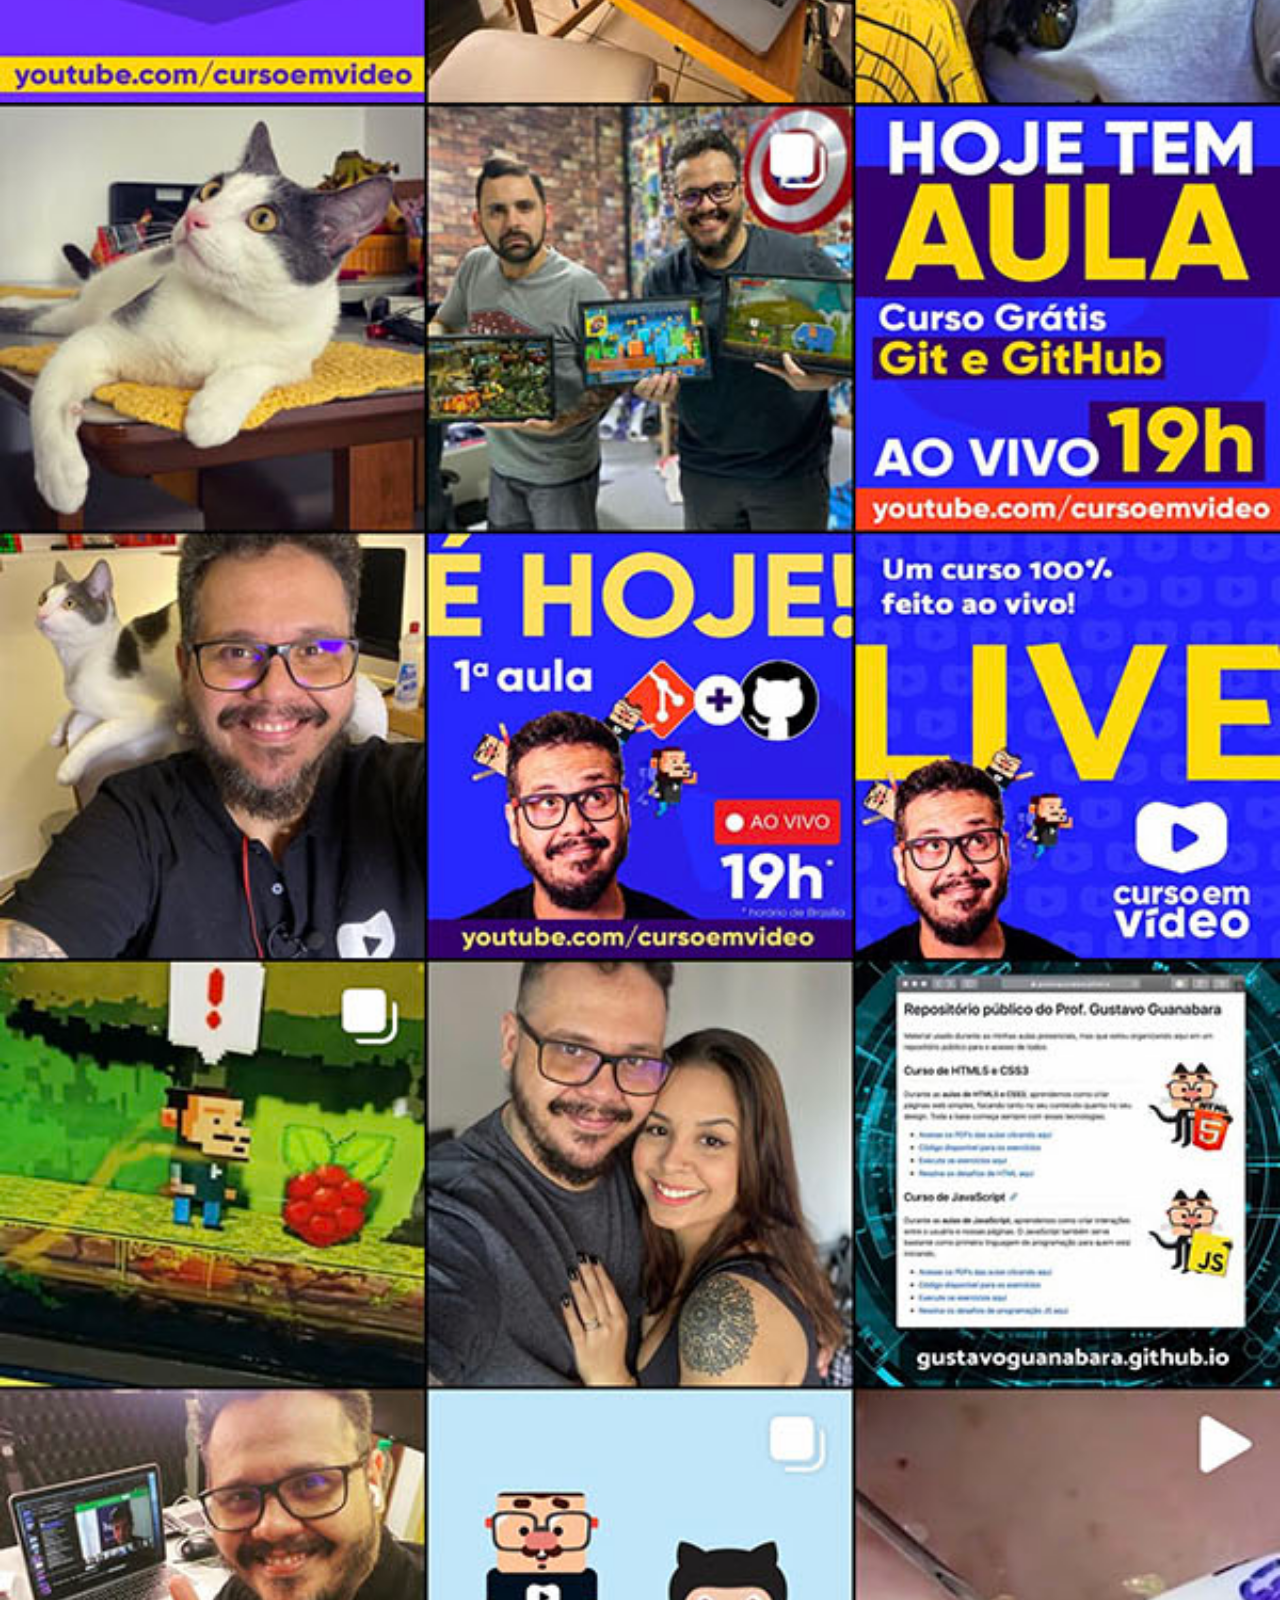
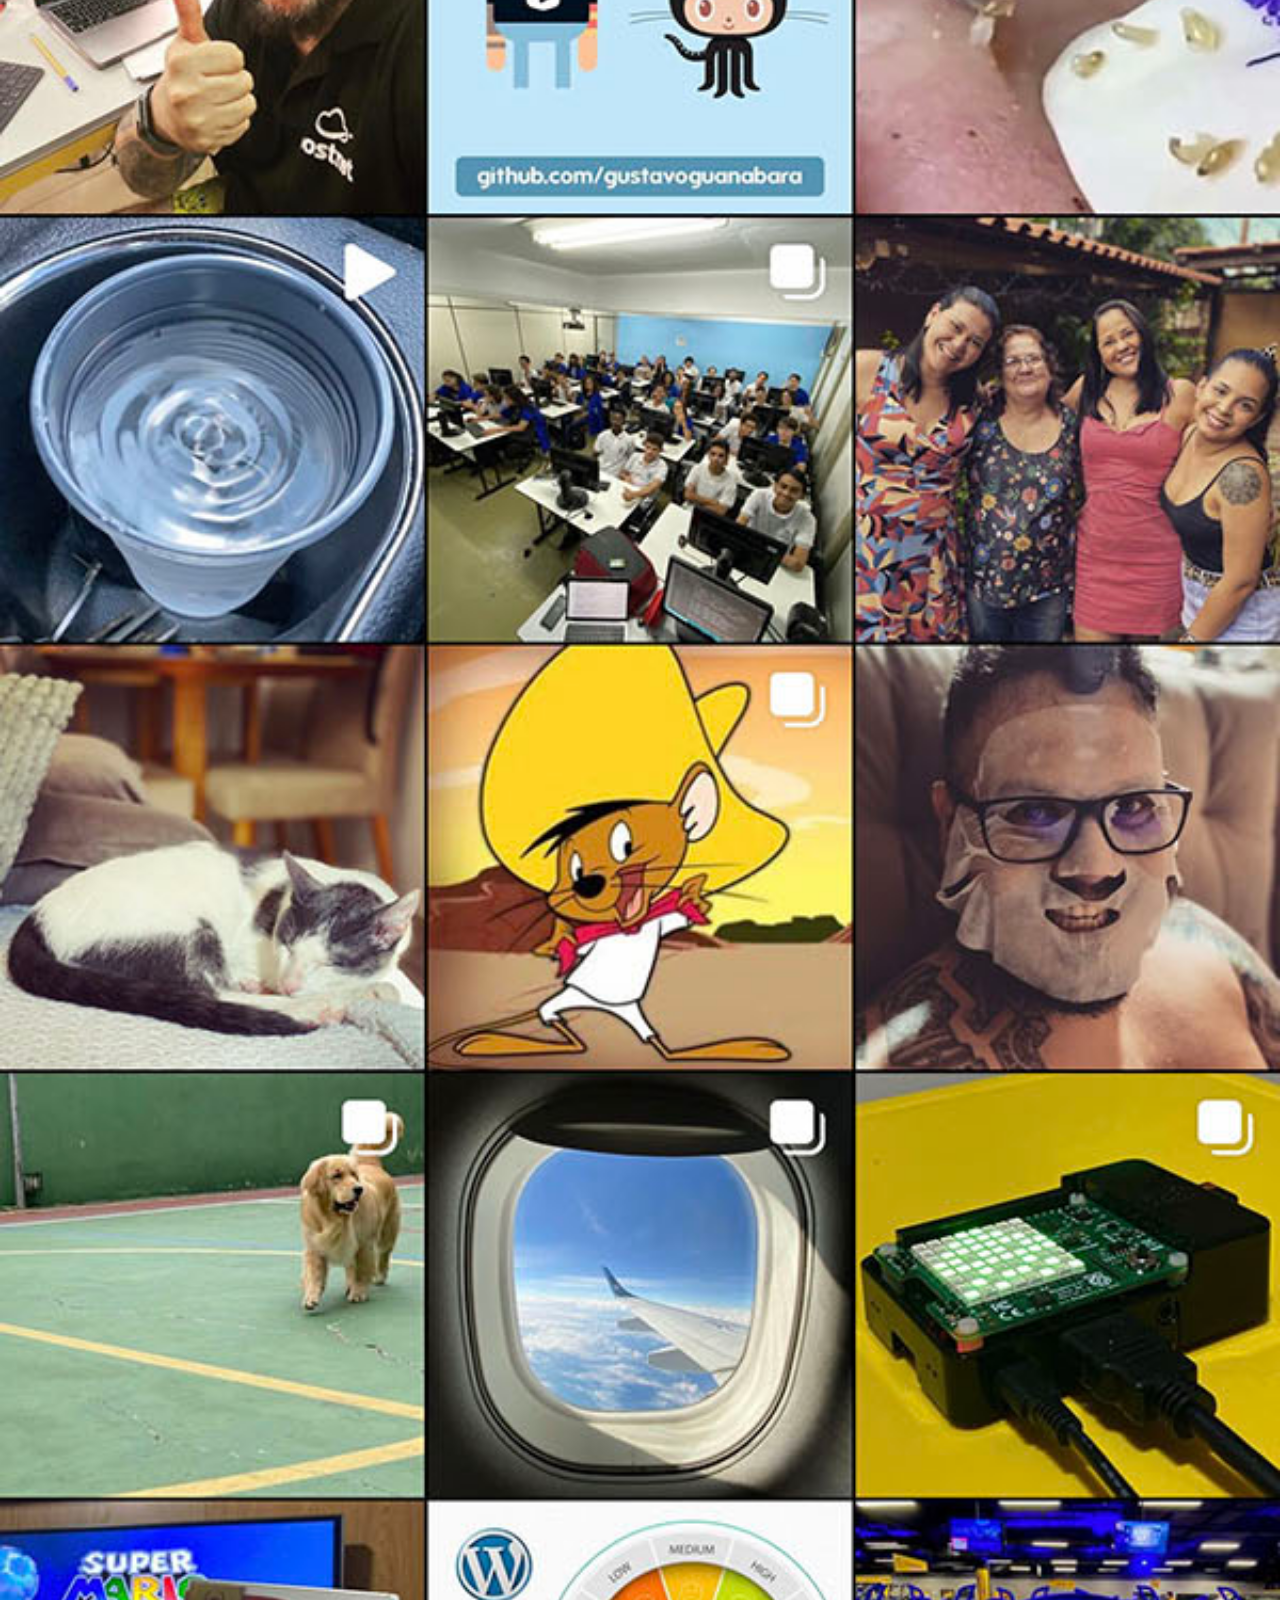
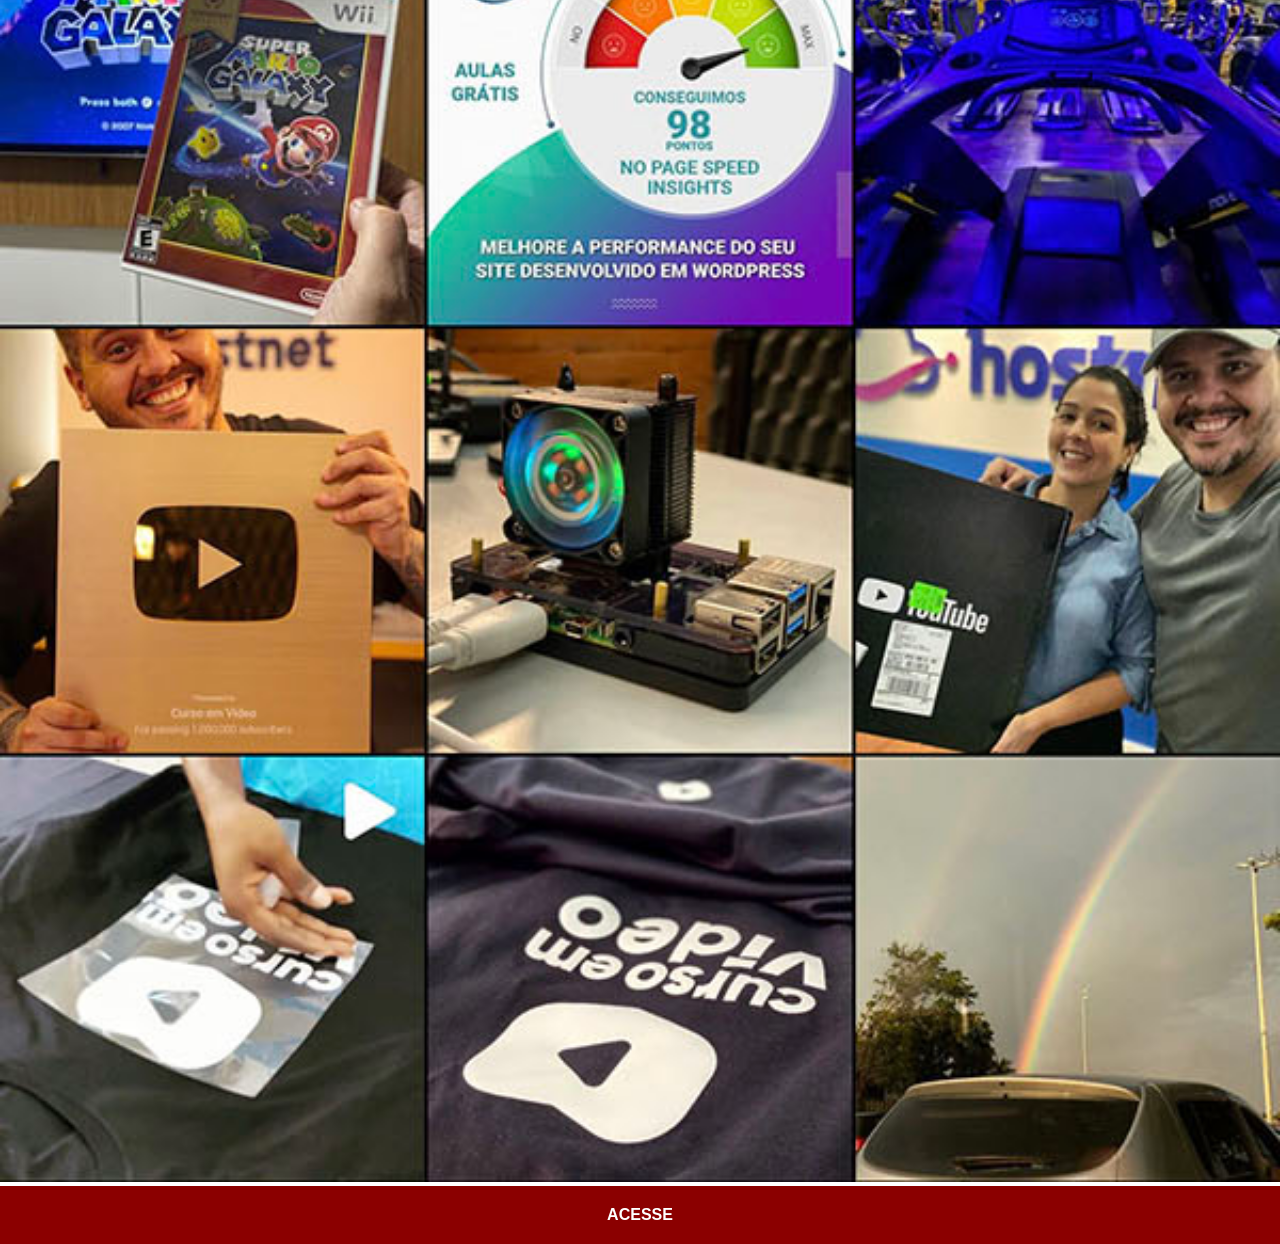
<file: instagram.html>
<!DOCTYPE html>
<html lang="pt-br">
<head>
    <meta charset="UTF-8">
    <meta http-equiv="X-UA-Compatible" content="IE=edge">
    <meta name="viewport" content="width=device-width, initial-scale=1.0">
    <title>Instagram</title>
    <link rel="stylesheet" href="estilo/social.css">
</head>
<body>
    <img src="imagens/tela-instagram.jpg" alt="Instagram">
    <a href="https://www.instagram.com/gustavoguanabara/" target="_blank">ACESSE</a>
</body>
</html>
</file>
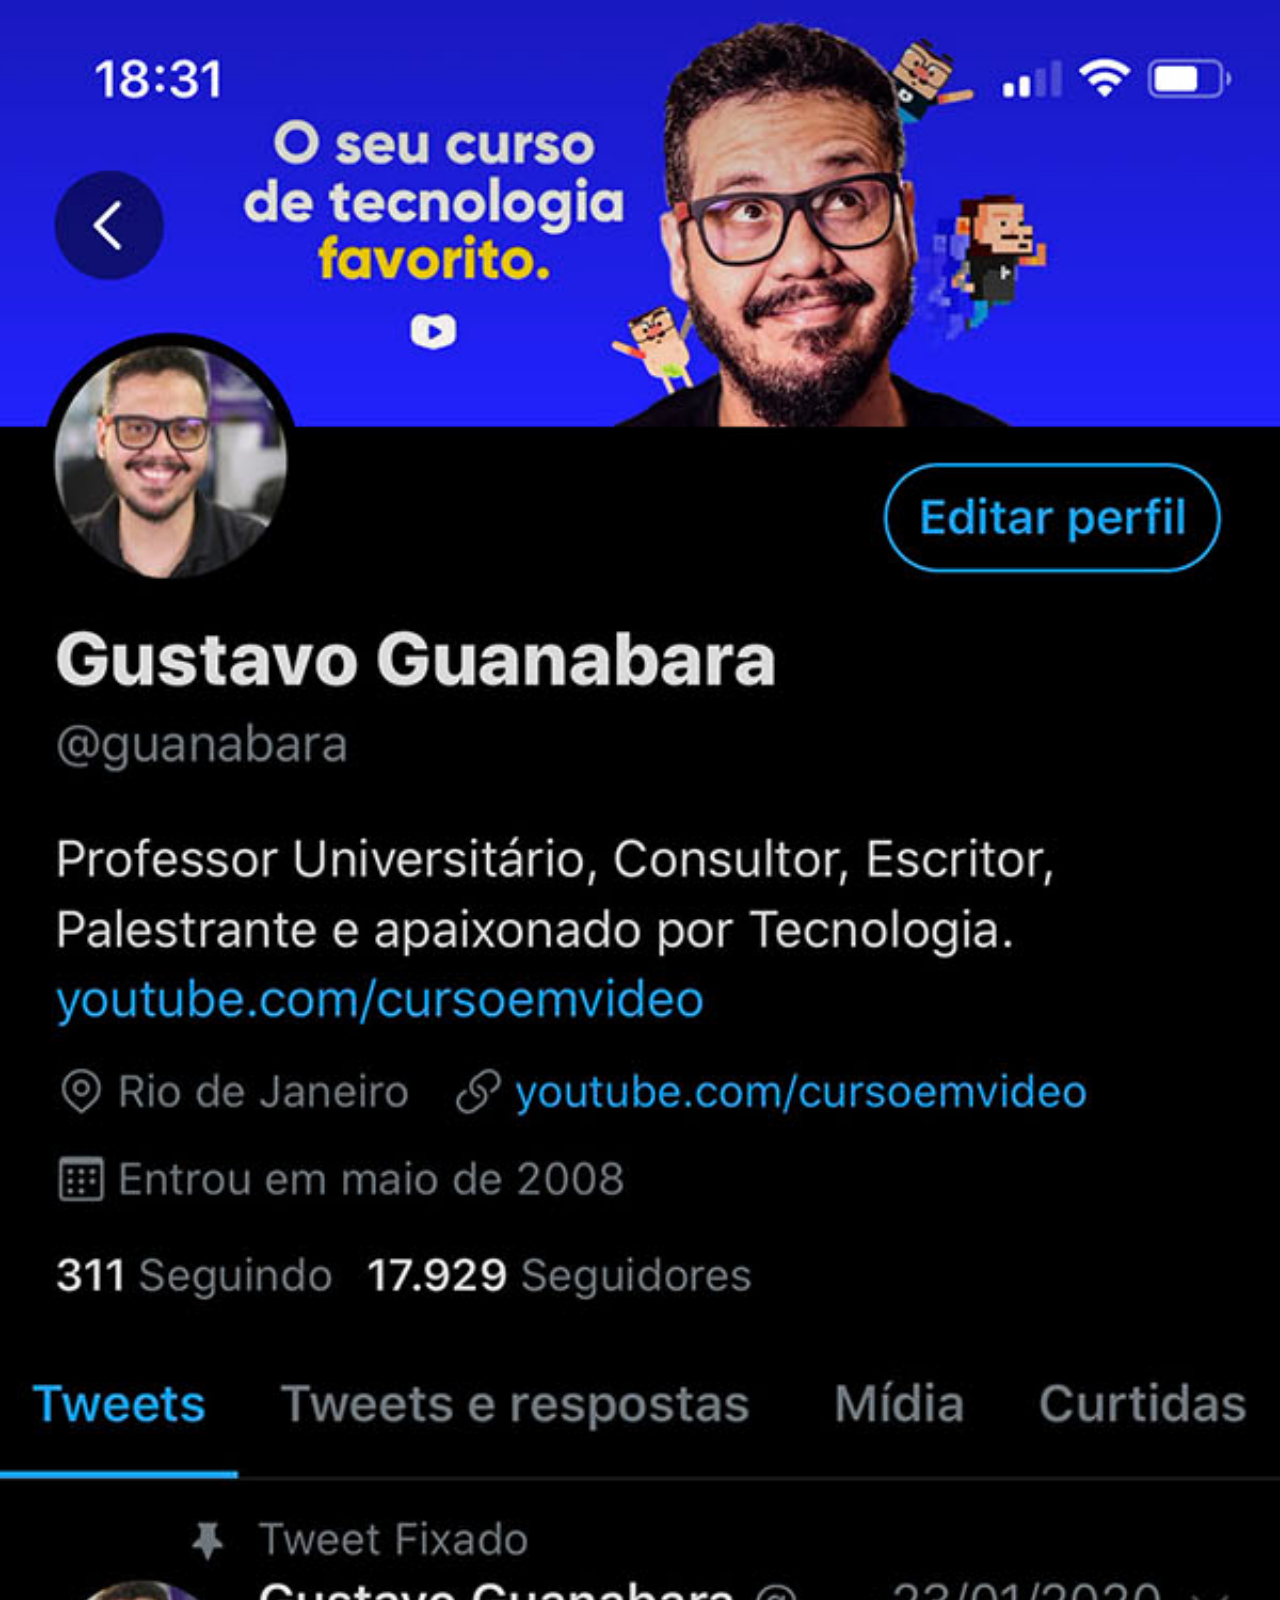
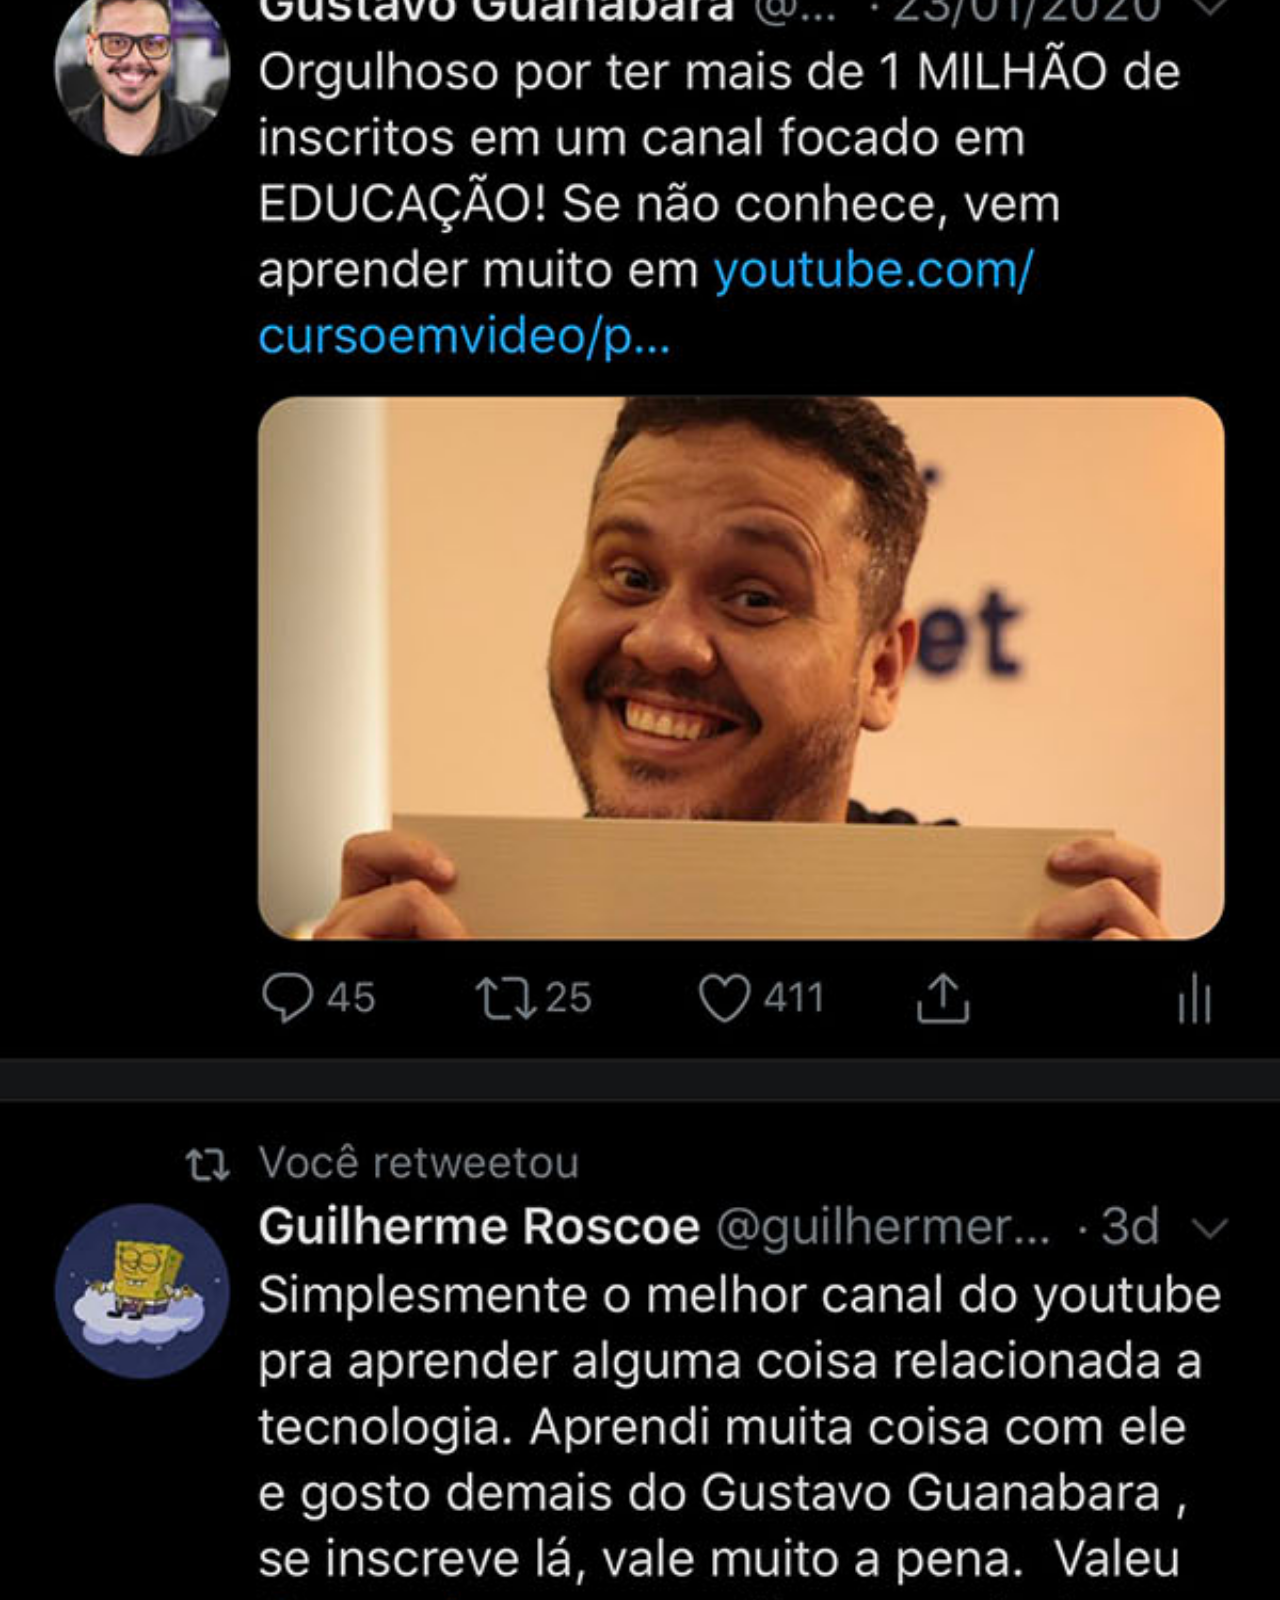
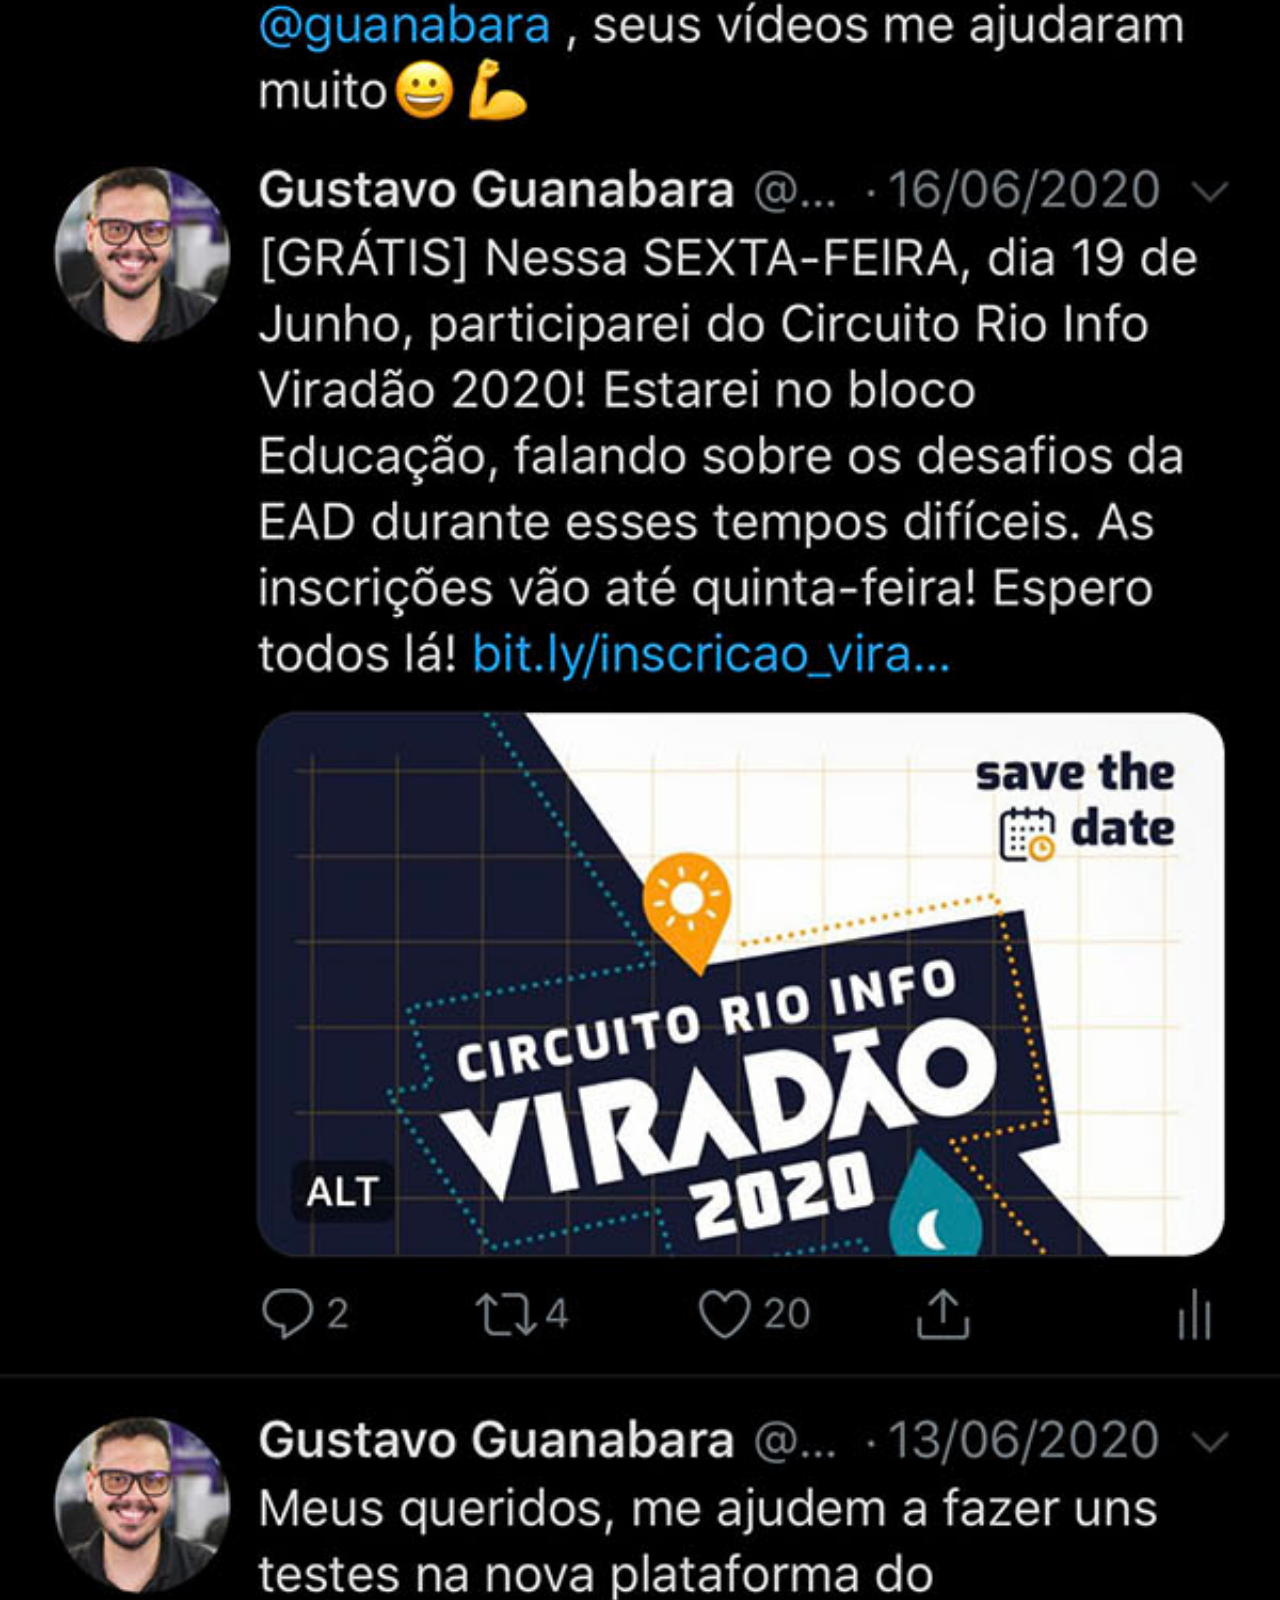
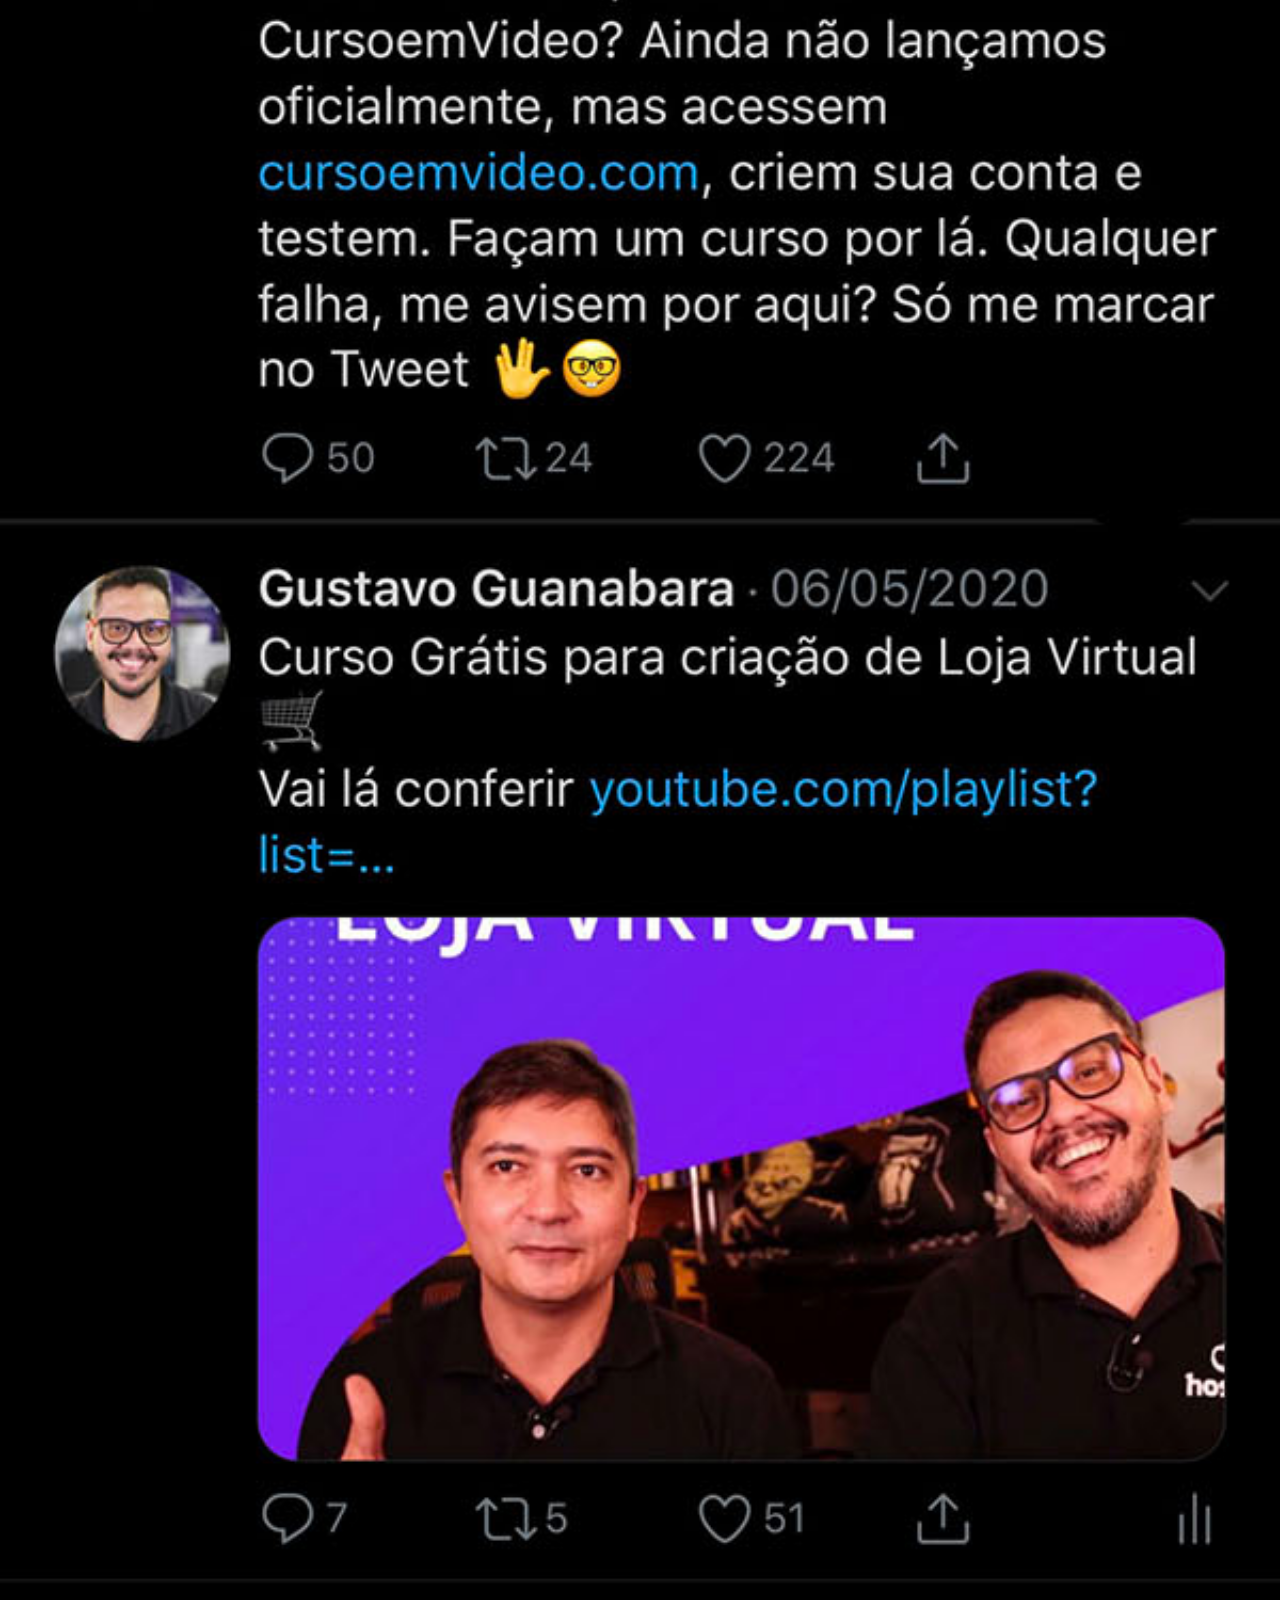
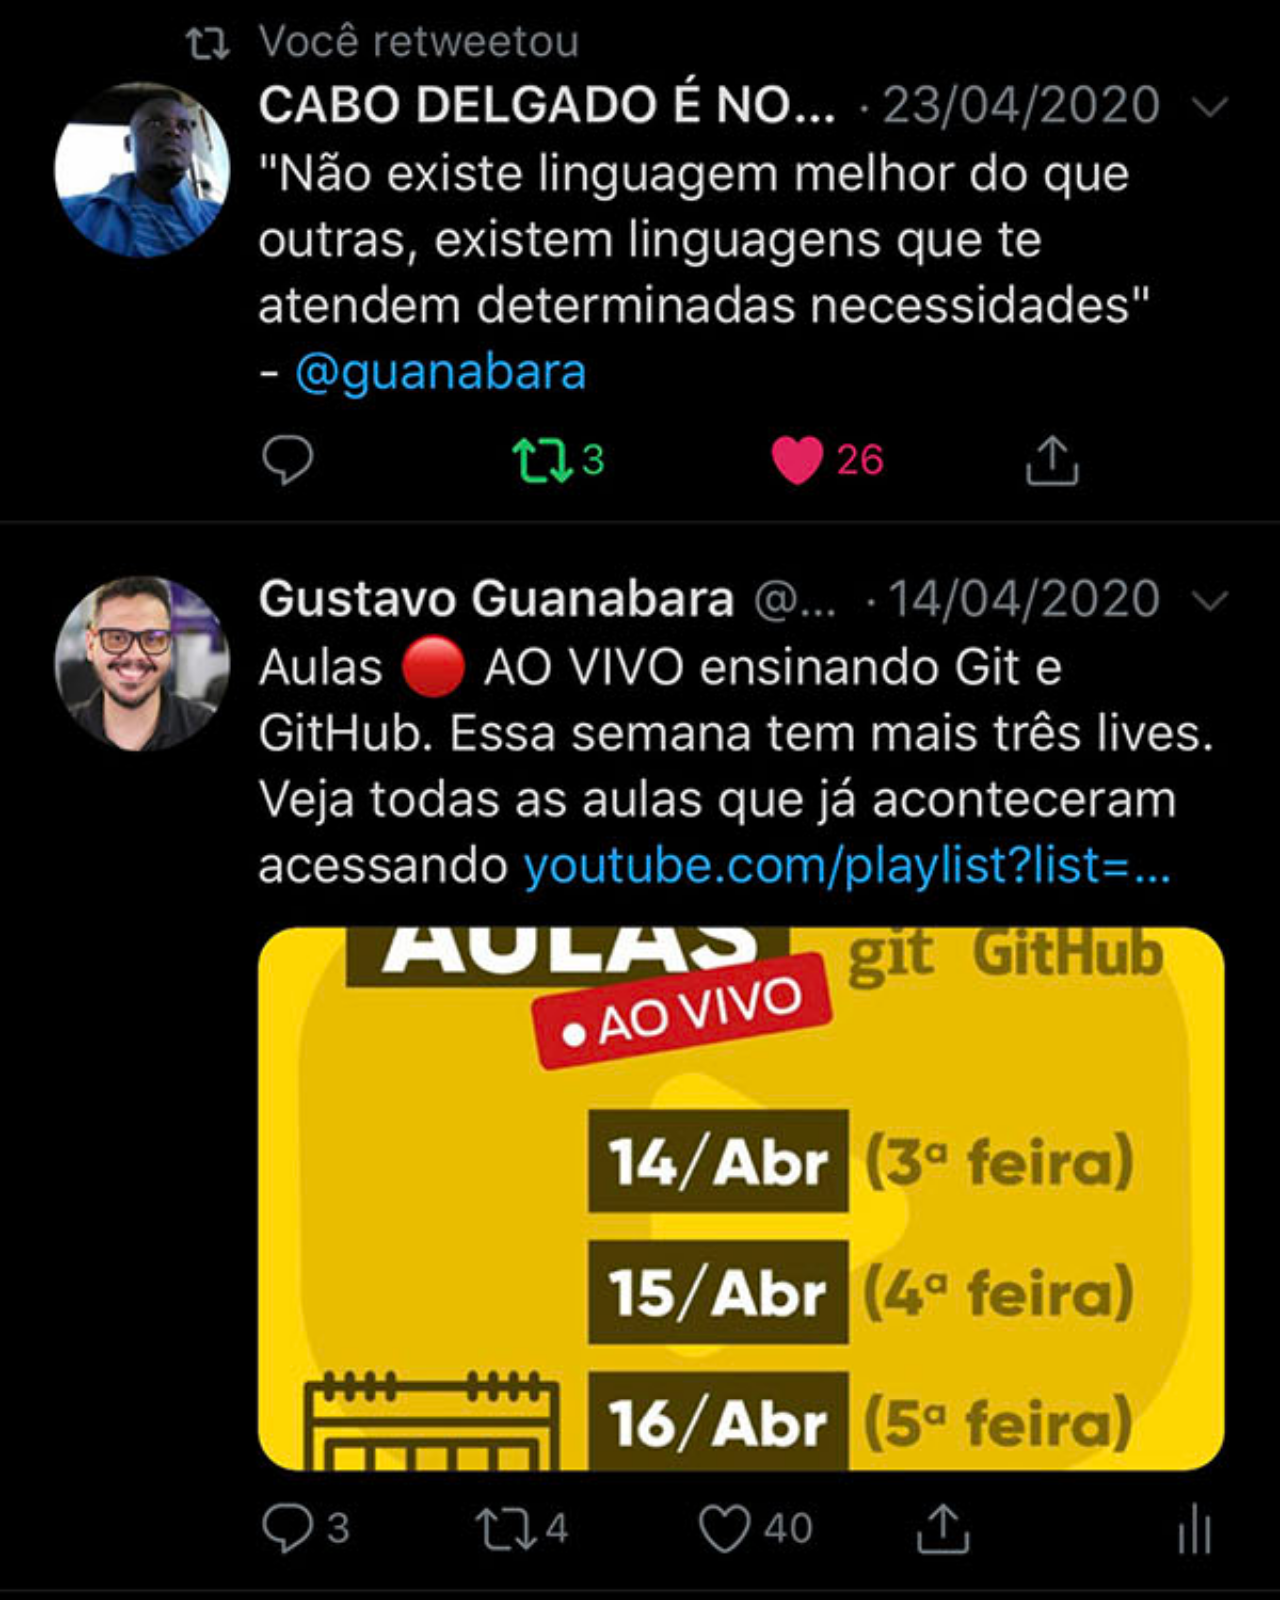
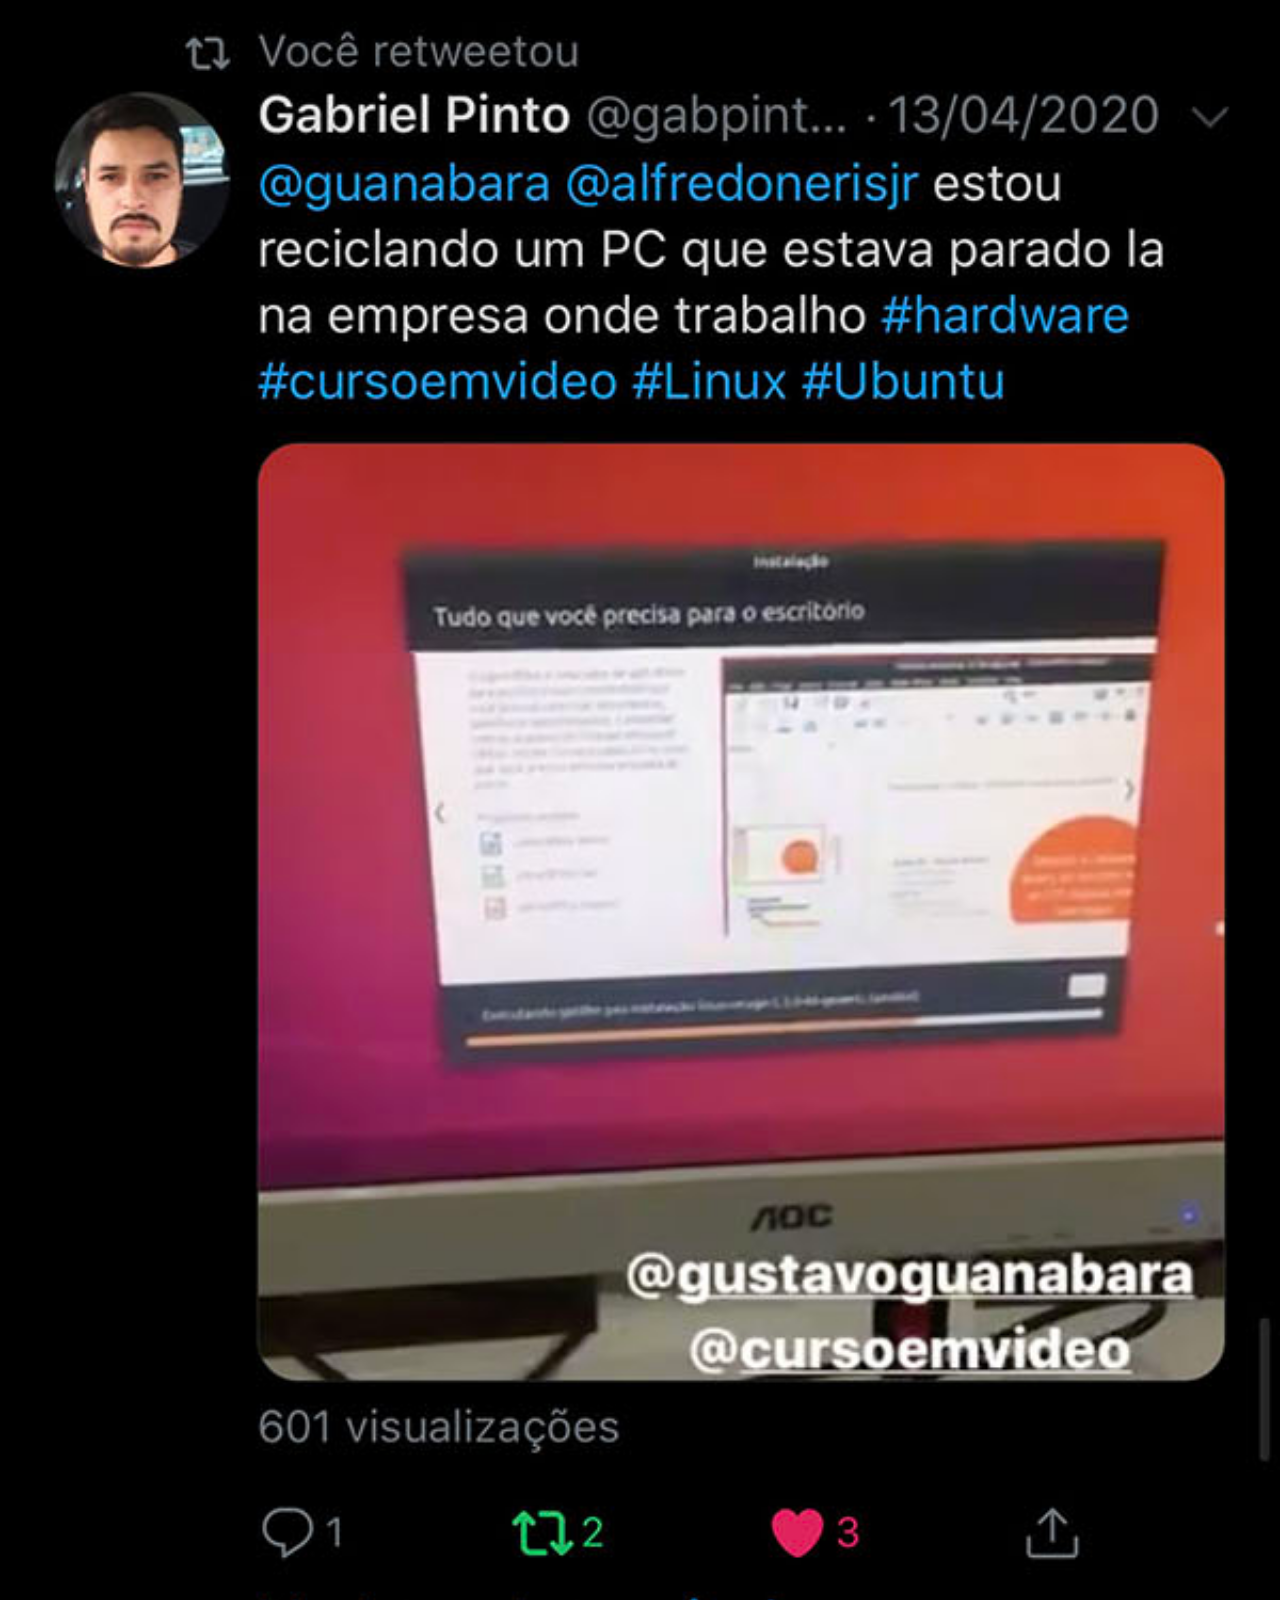
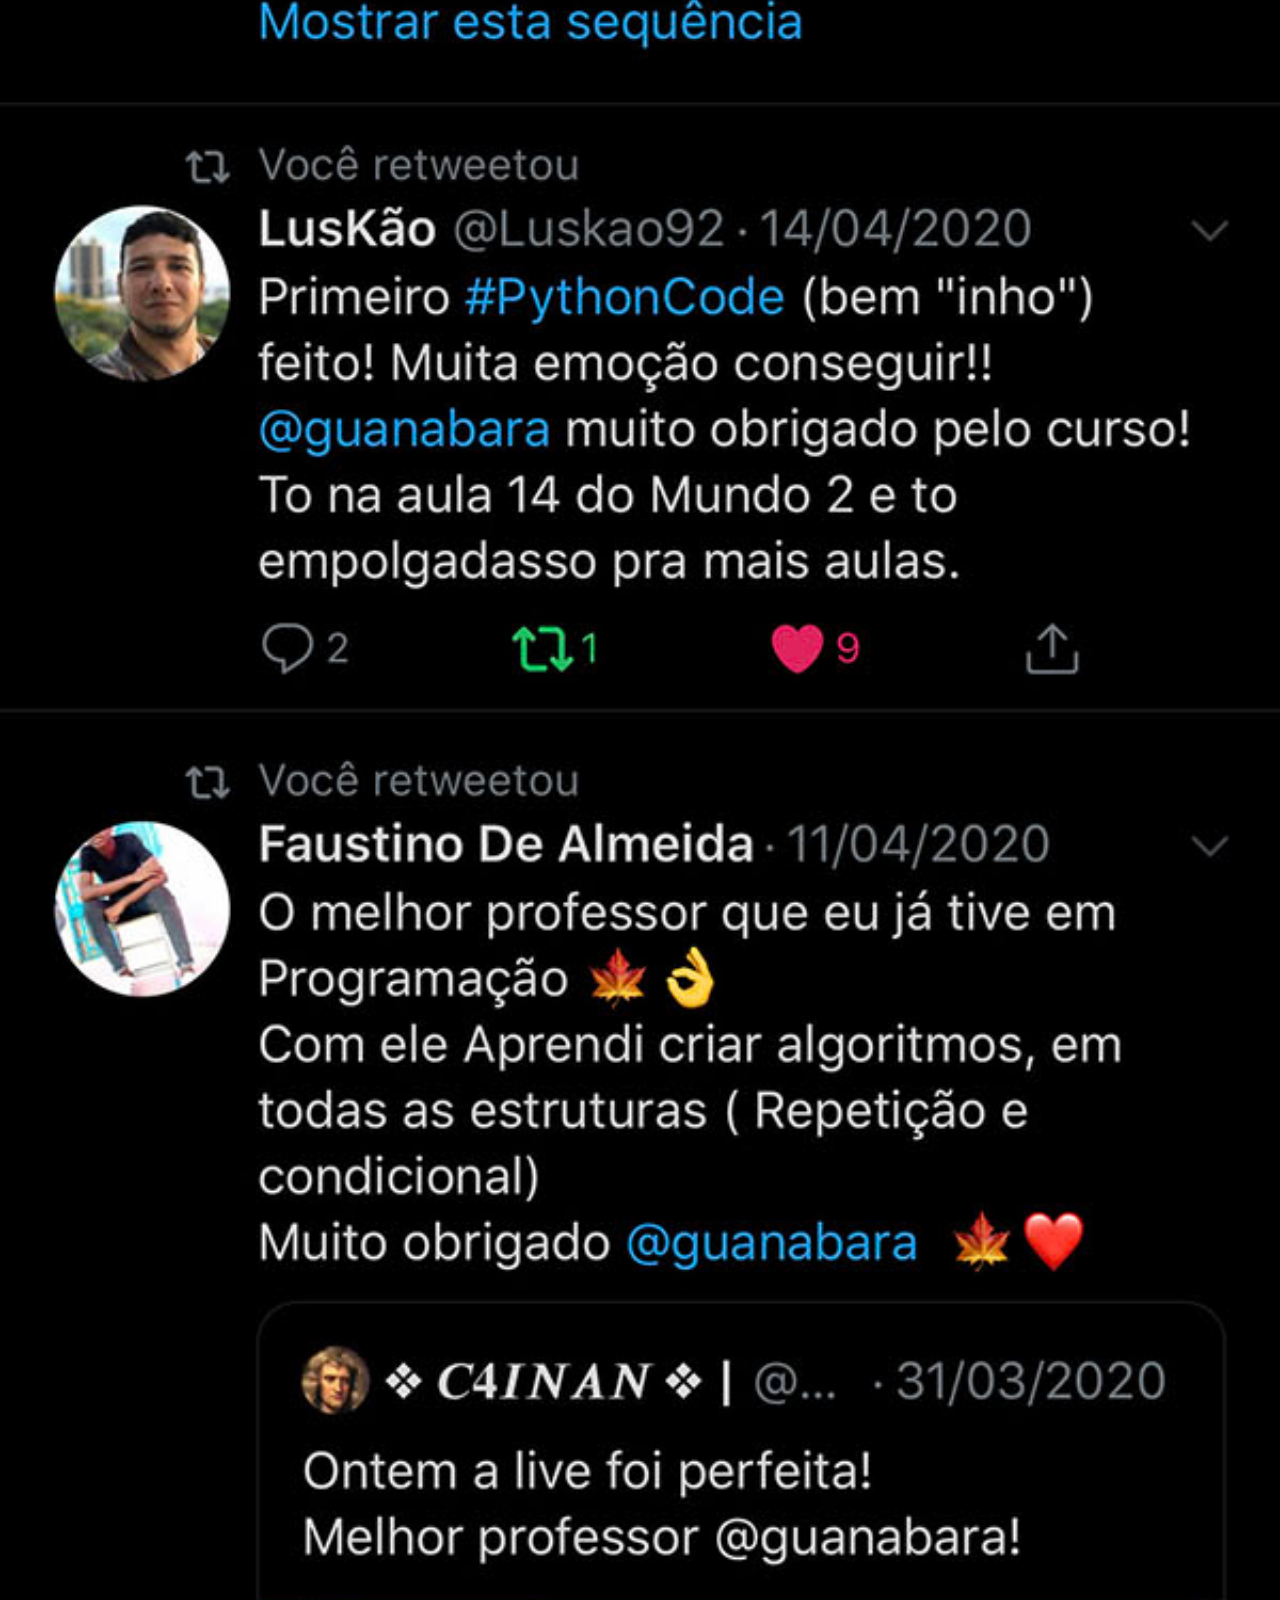
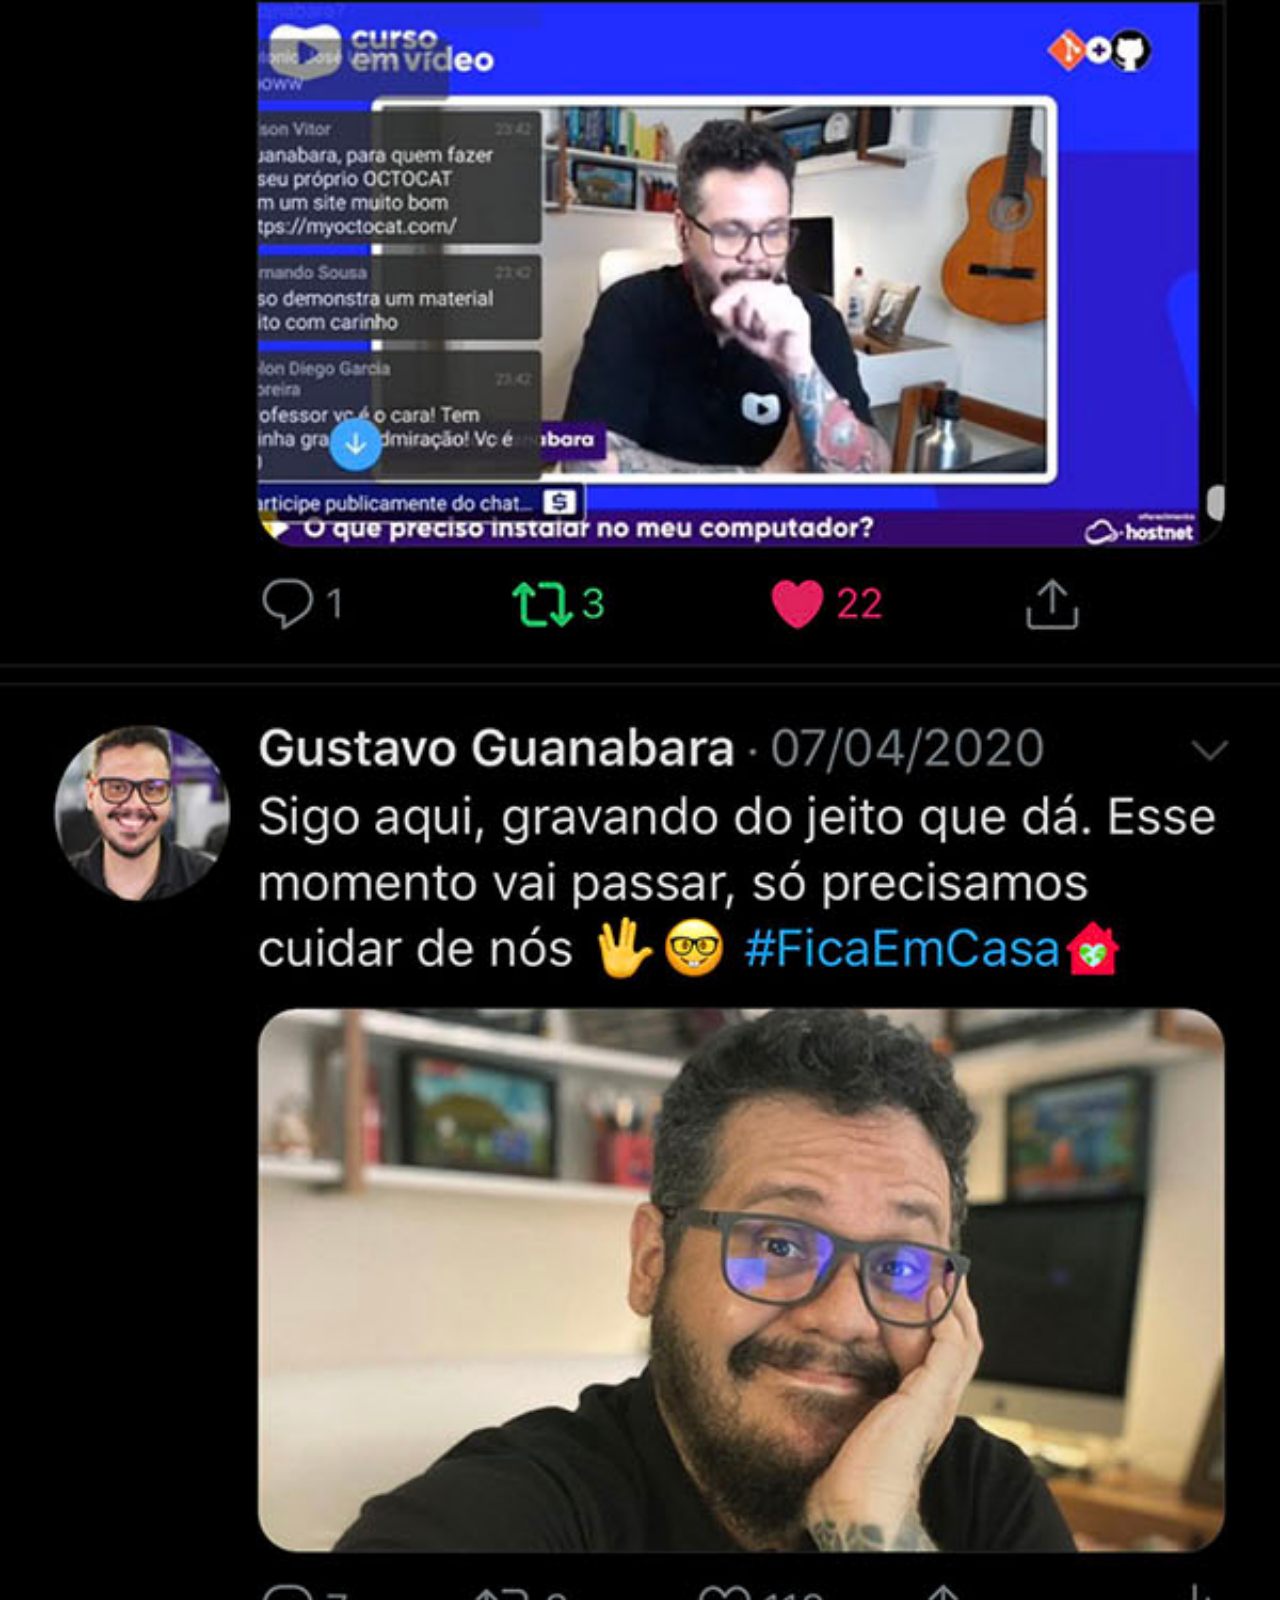
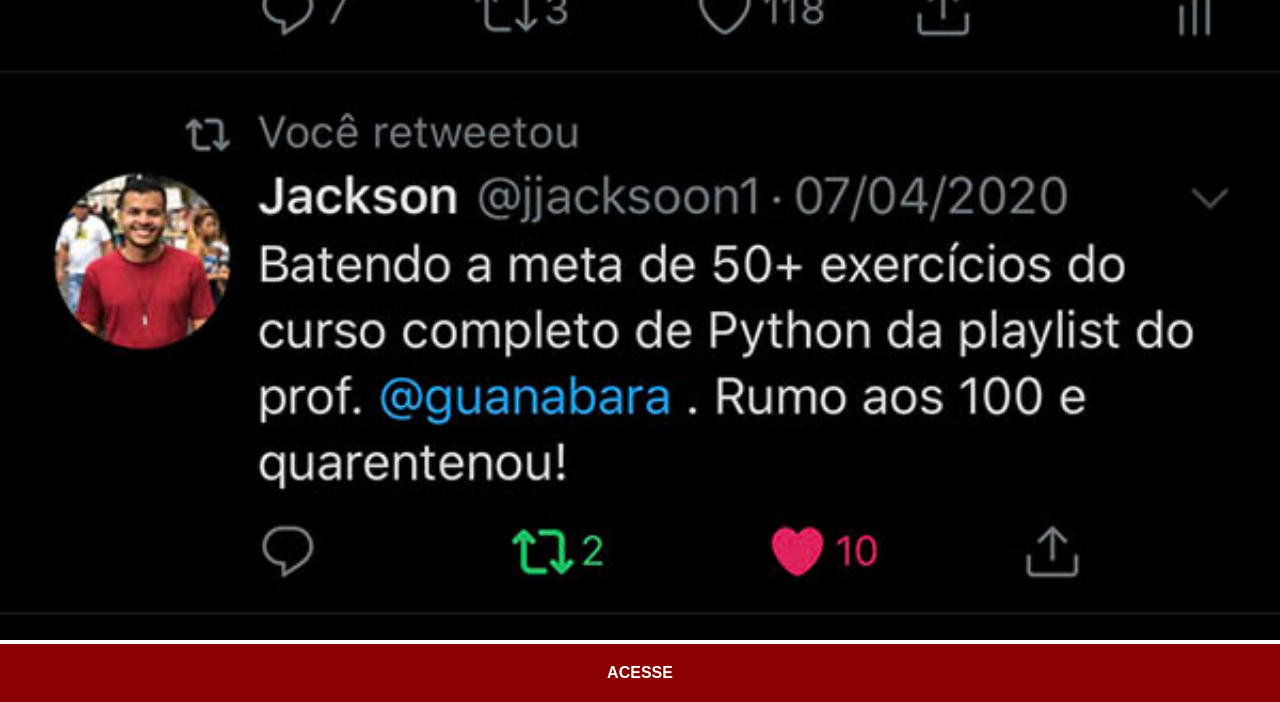
<file: twitter.html>
<!DOCTYPE html>
<html lang="pt-br">
<head>
    <meta charset="UTF-8">
    <meta http-equiv="X-UA-Compatible" content="IE=edge">
    <meta name="viewport" content="width=device-width, initial-scale=1.0">
    <title>Twitter</title>
    <link rel="stylesheet" href="estilo/social.css">
</head>
<body>
    <img src="imagens/tela-twitter.jpg" alt="Twitter">
    <a href="https://twitter.com/guanabara" target="_blank">ACESSE</a>
</body>
</html>
</file>
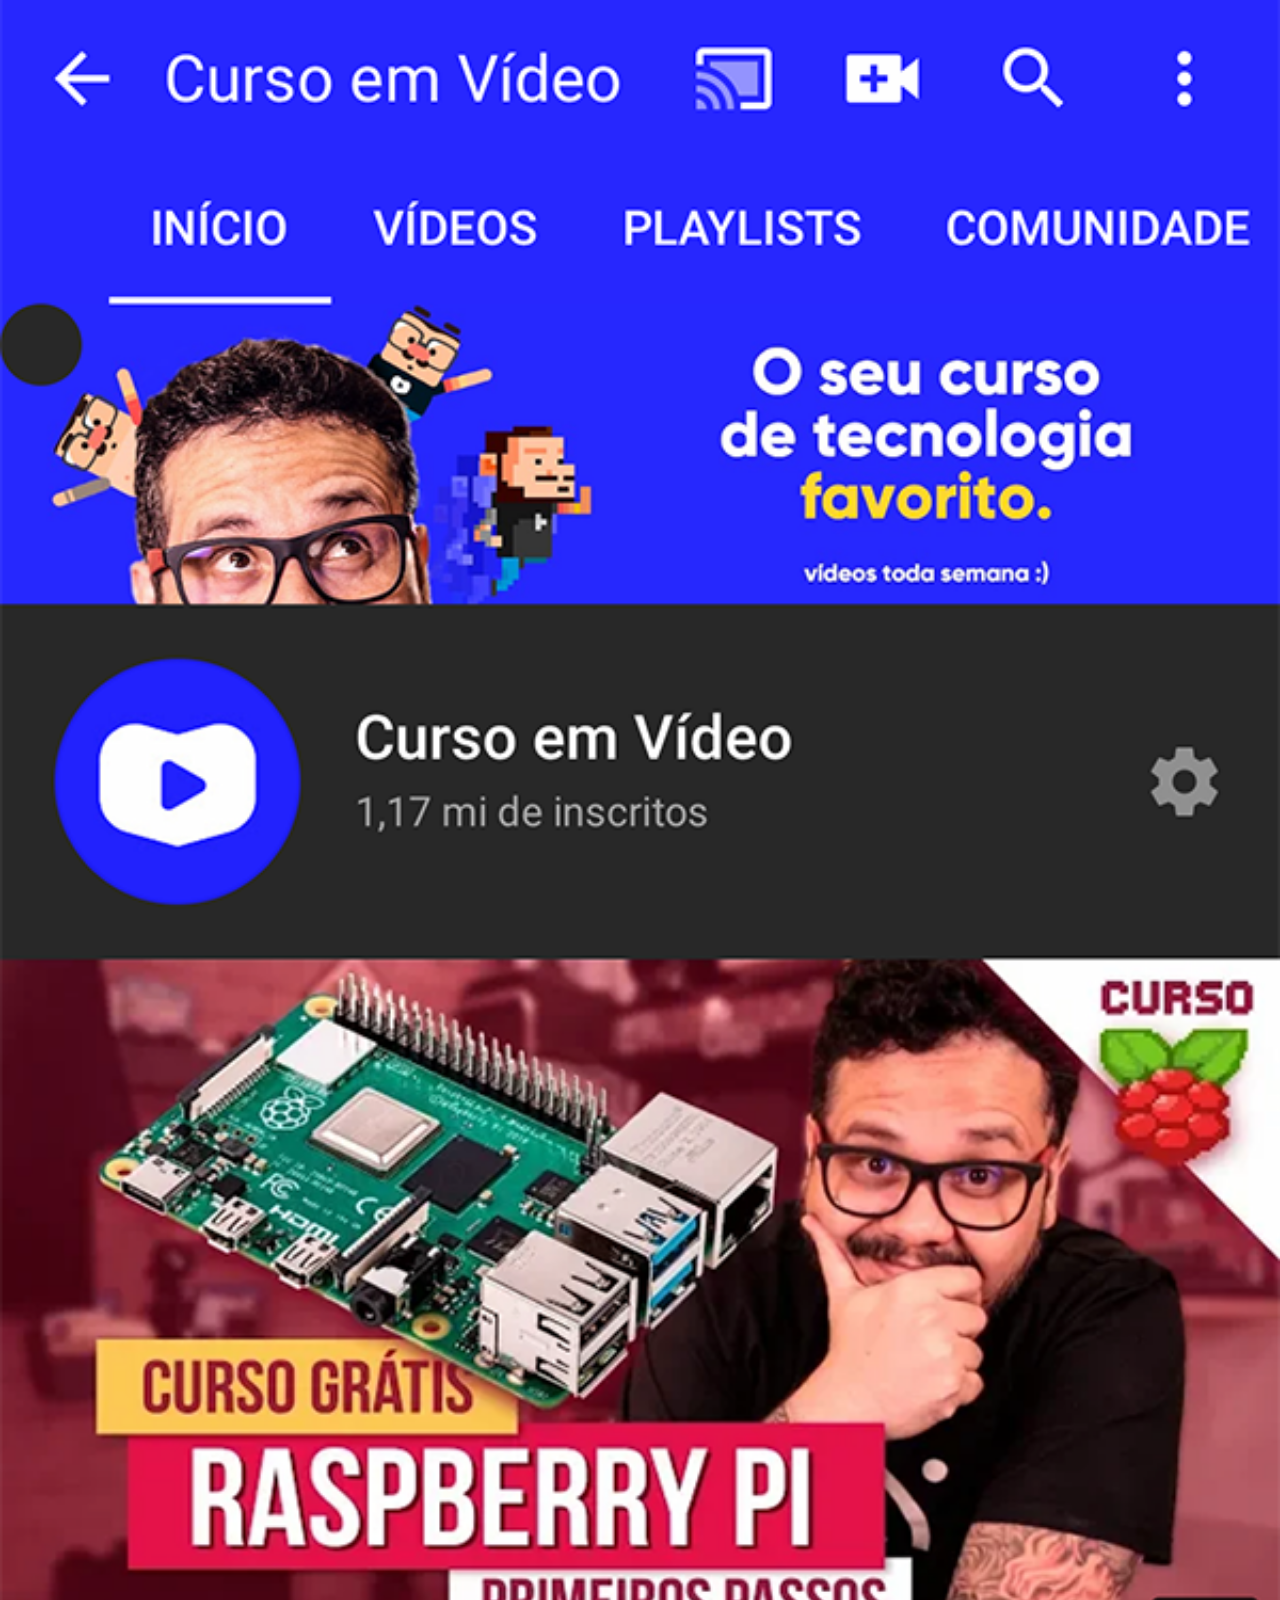
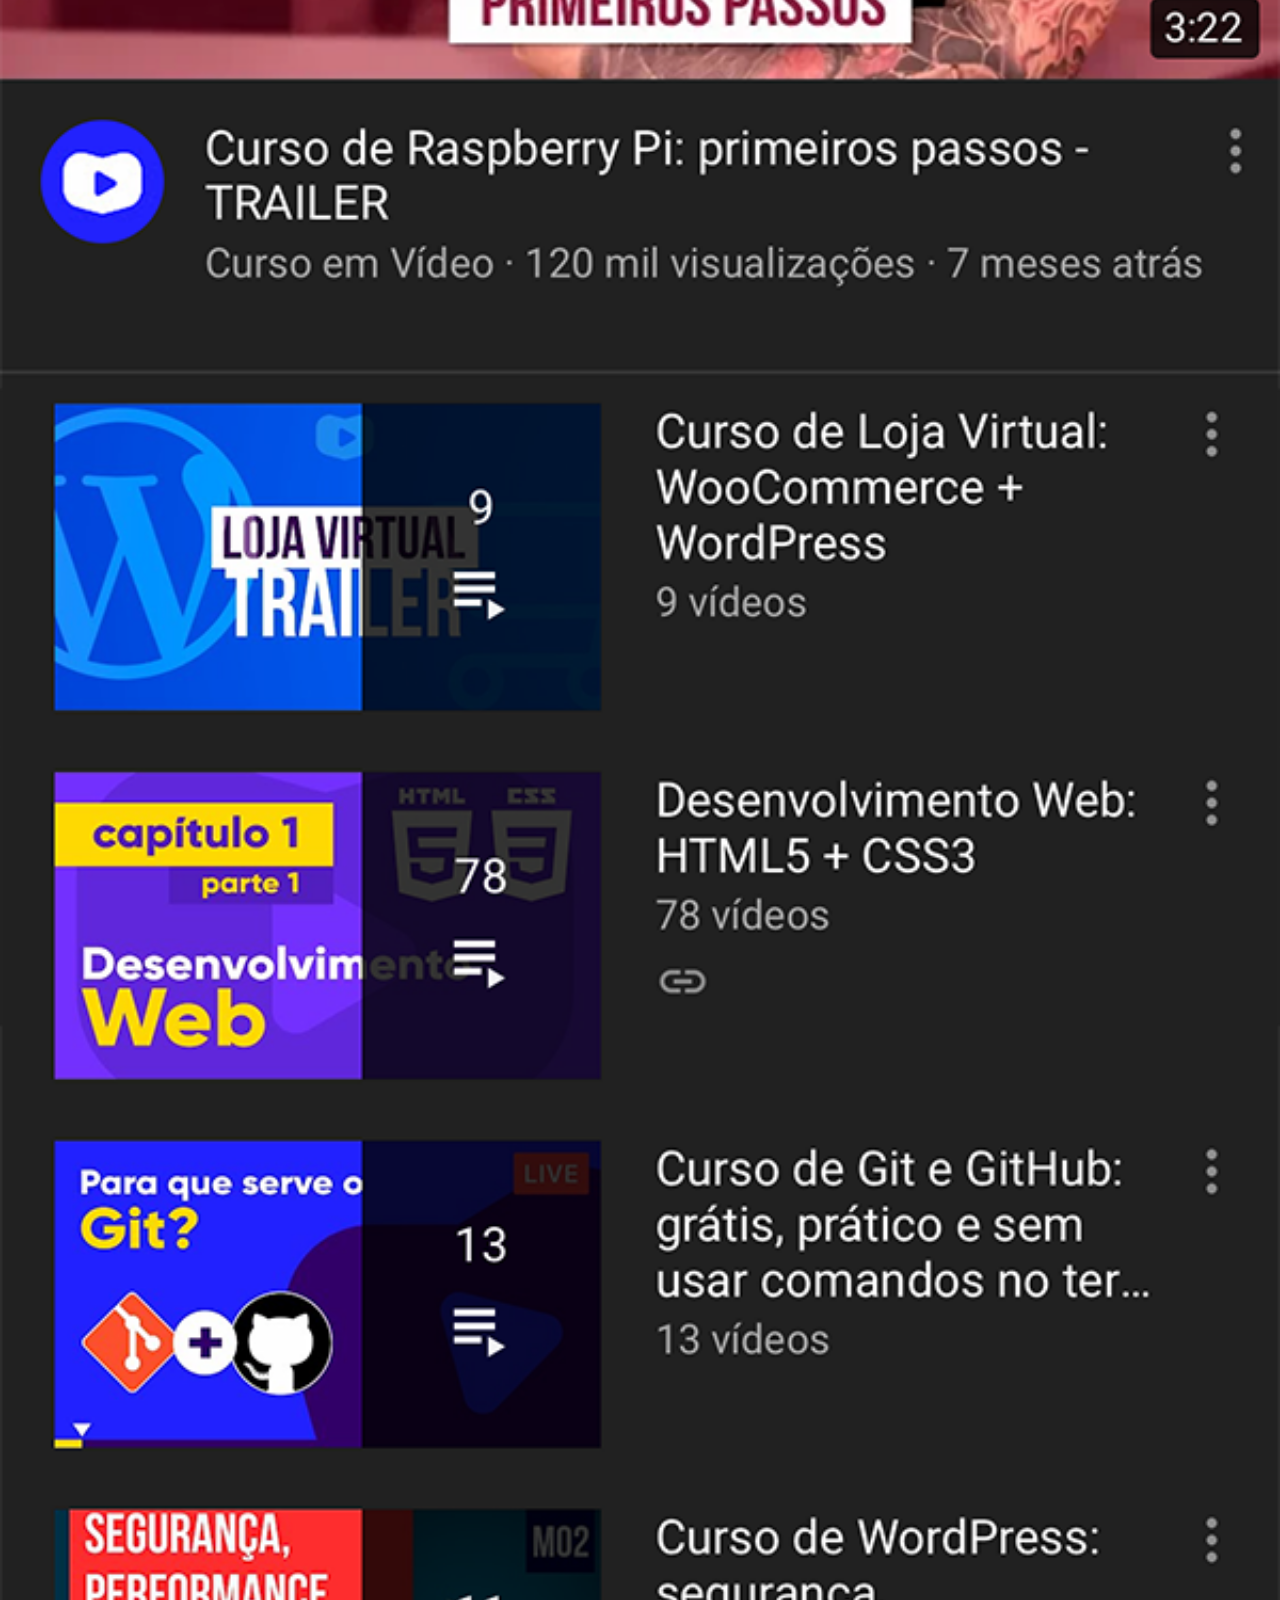
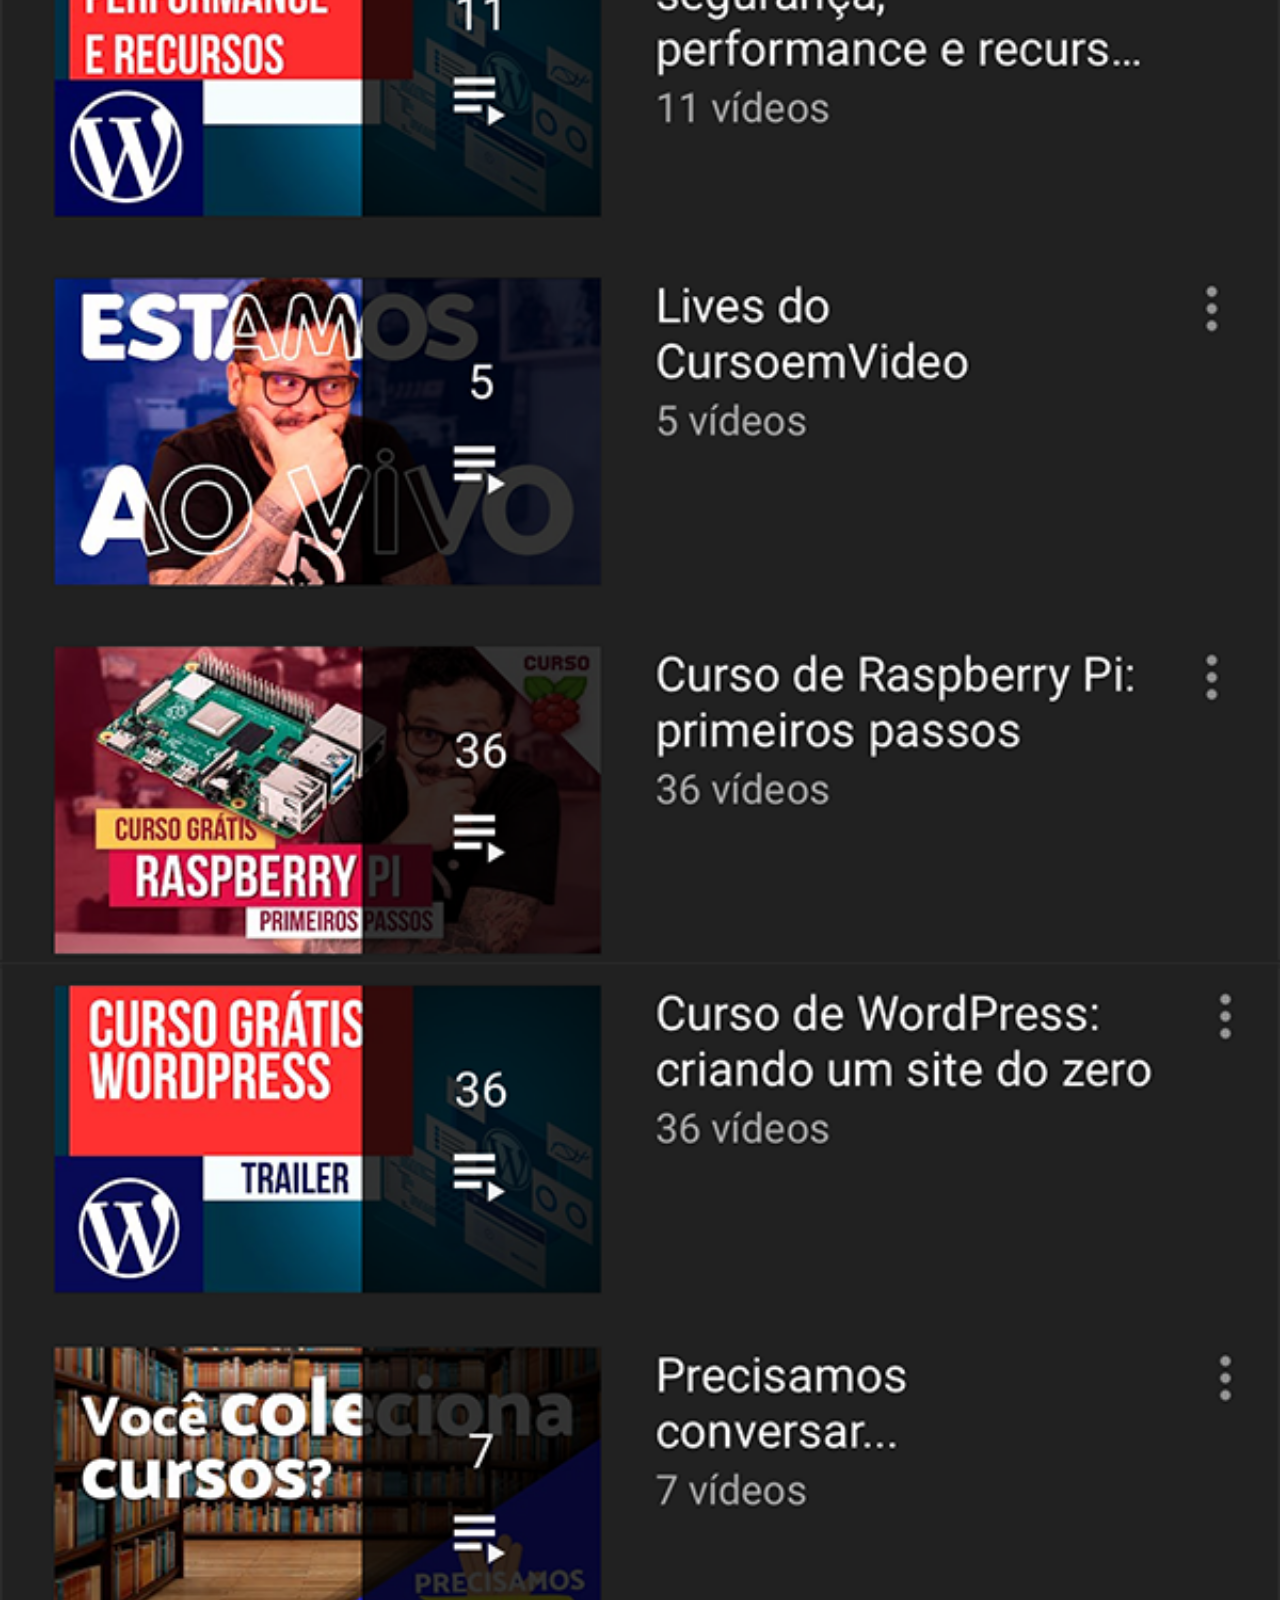
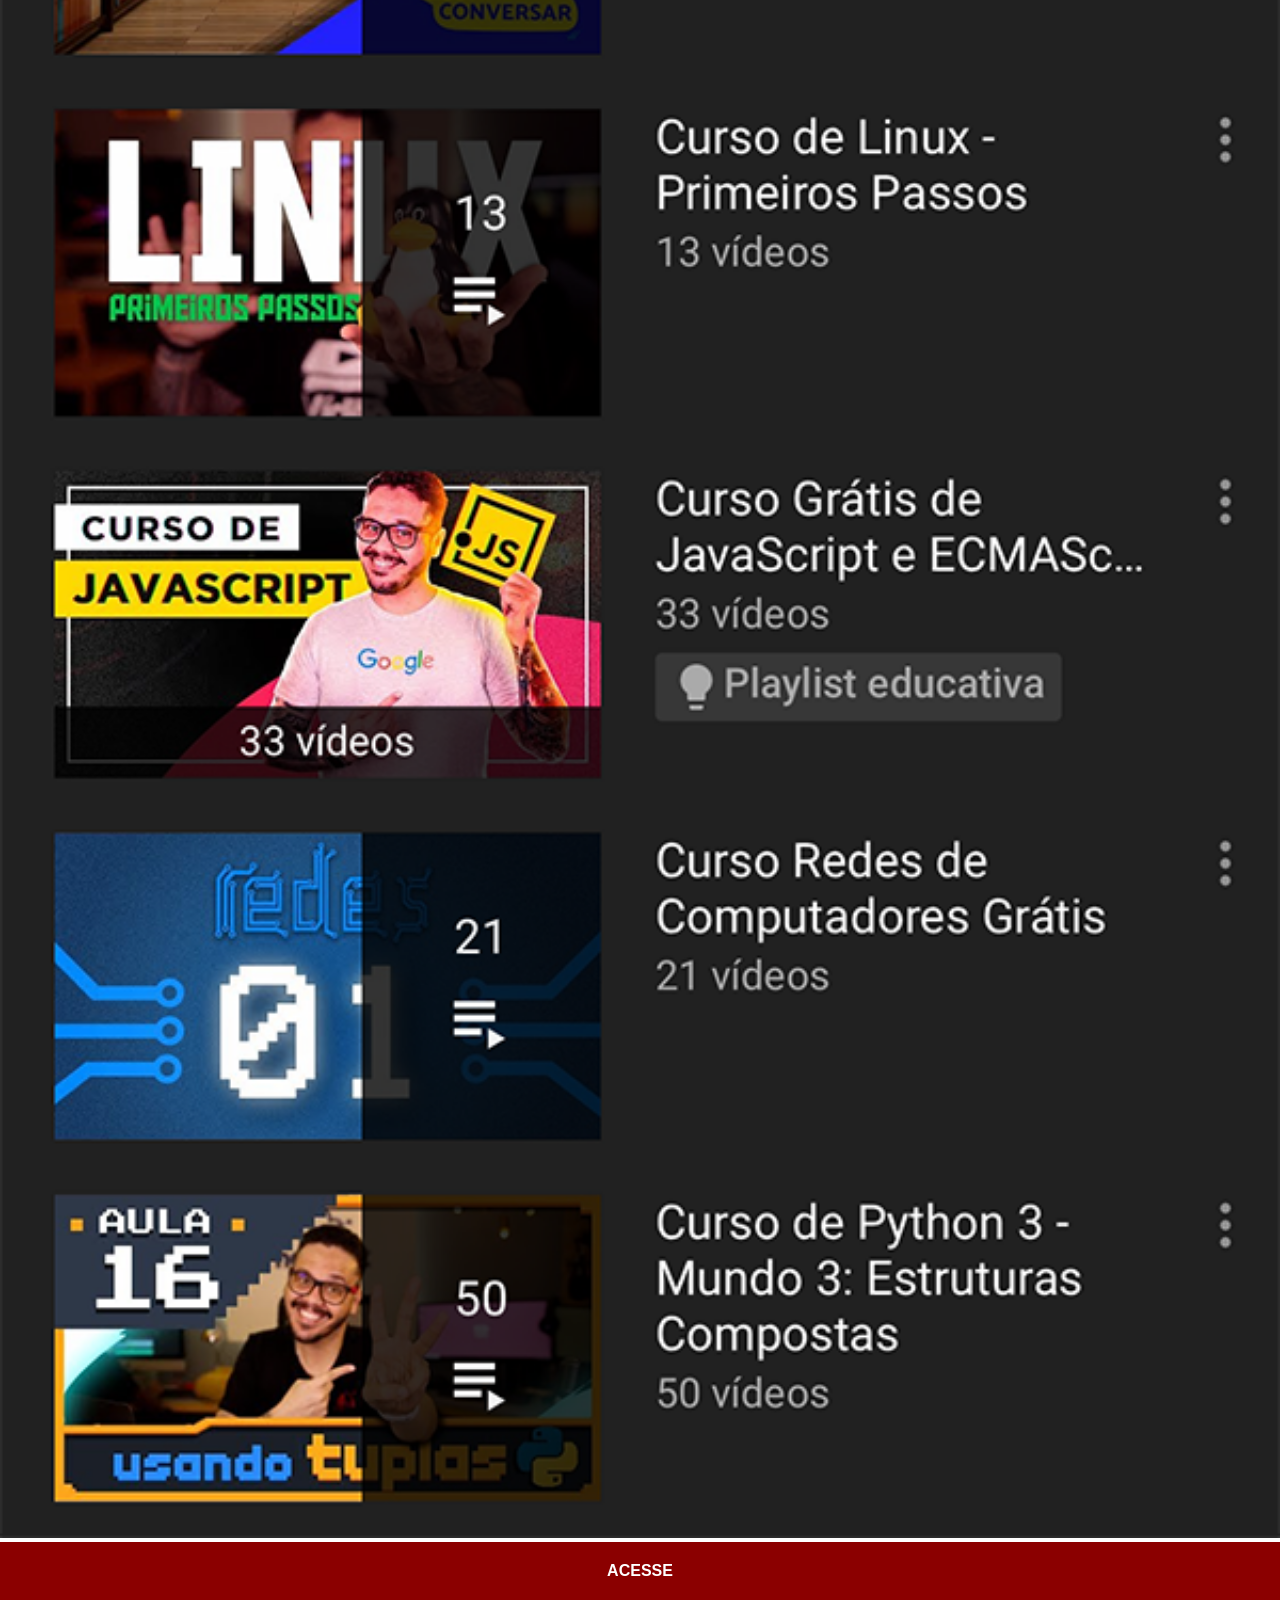
<file: youtube.html>
<!DOCTYPE html>
<html lang="pt-br">
<head>
    <meta charset="UTF-8">
    <meta http-equiv="X-UA-Compatible" content="IE=edge">
    <meta name="viewport" content="width=device-width, initial-scale=1.0">
    <title>YouTube</title>
    <link rel="stylesheet" href="estilo/social.css">
</head>
<body>
    <img src="imagens/tela-youtube.png" alt="YouTube">
    <a href="https://www.youtube.com/@CursoemVideo/playlists" target="_blank">ACESSE</a>
</body>
</html>
</file>
<file: estilo/style.css>
@charset "UTF-8";

*{
    margin:0;
    padding: 0;
}

html,body{
    width: 100vw;
    height: 100vh;
    background-color: black;
}
body{
    background: url(../imagens/fundo-madeira.jpg) no-repeat top center;
    background-attachment: fixed;
    background-size: cover; 
}

main{
    position: relative;
    height: 97vh;

}
section#telefone{
    background: url(../imagens/frame-iphone.png);
    position:absolute;
    left:50%;
    top:50%;
    transform: translate(-50%,-50%);
    width: 311px;
    height: 627px;
}
iframe#tela{
    position:relative;
    top:80px;
    left:23px;
    width:267px;
    height: 471px;
}

section#redes-sociais{
    text-align: right;
}

section#redes-sociais img{
    width: 50px;
    margin:10px;
    border-radius: 50%;
    box-shadow: 2px 2px 5px rgba(0, 0, 0, 0.411);
    box-sizing: border-box;
}
section#redes-sociais img:hover{
    border:2px solid rgba(255, 255, 255, 0.493);
    transform: translate(-3px, -3px);
    box-shadow: 5px 5px 10px rgba(0, 0, 0, 0.473) ;
    transition: transform 0.3s, border 1s;
}
</file>
<file: estilo/social.css>
@charset "UTF-8";

*{
    margin:0px;
    padding: 0px;
    font-family: Arial, Helvetica, sans-serif;
}

::-webkit-scrollbar{
    width: 0;
    height: 0;
}

img{
    width: 100vw;

}

a{
    display: block;
    background-color: darkred;
    color:white;
    padding: 20px;
    text-align: center;
    text-decoration: none;
    font-weight: bolder;
}

a:hover{
    background-color: red;
}
</file>
